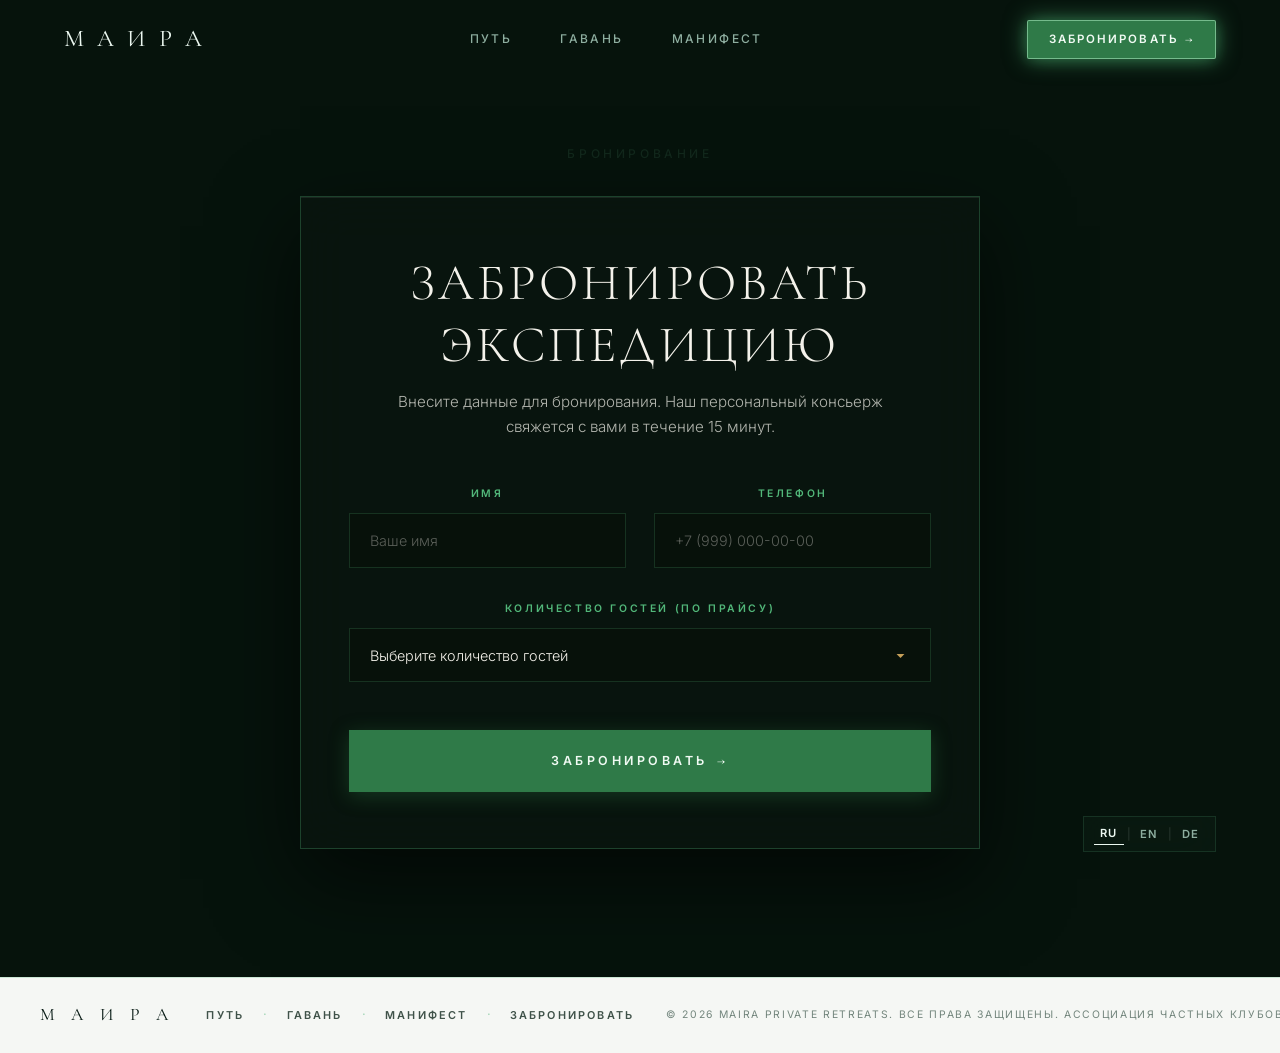
<file: book.html>
<!DOCTYPE html>
<html lang="ru">
<head>
  <meta charset="UTF-8">
  <meta name="viewport" content="width=device-width, initial-scale=1.0">
  <title data-translate="site_title">М А И Р А — БРОНИРОВАНИЕ · Приватная Экспедиция</title>
  <meta name="description" content="Забронируйте участие в приватной экспедиции MAIRA 2026 года в сердце Амазонки. Всего 8 гостей.">
  <meta name="keywords" content="бронирование тура Амазонка, забронировать экспедицию Маира, приватный ретрит">
  <meta name="author" content="MAIRA Private Retreats">
  <meta name="robots" content="index, follow">
  
  <!-- Canonical & Alternate -->
  <link rel="canonical" href="https://sokolovskiy20.github.io/maira-amazonia/book.html">
  
  <!-- Favicon & Brand Icons -->
  <link rel="icon" type="image/svg+xml" href="assets/favicon.svg">
  <link rel="alternate icon" type="image/svg+xml" href="assets/favicon.svg">
  <meta name="theme-color" content="#06130C">
  
  <!-- Open Graph / Social Sharing -->
  <meta property="og:type" content="website">
  <meta property="og:site_name" content="MAIRA Amazonia">
  <meta property="og:title" content="М А И Р А — БРОНИРОВАНИЕ · Приватная Экспедиция">
  <meta property="og:description" content="Забронируйте участие в приватной экспедиции MAIRA 2026 года.">
  <meta property="og:image" content="https://sokolovskiy20.github.io/maira-amazonia/assets/hero.jpg">
  <meta property="og:url" content="https://sokolovskiy20.github.io/maira-amazonia/book.html">
  <meta property="og:locale" content="ru_RU">
  
  <!-- Fonts: Cormorant Garamond for Serif headers & Inter for Grotesque UI -->
  <link rel="preconnect" href="https://fonts.googleapis.com">
  <link rel="preconnect" href="https://fonts.gstatic.com" crossorigin>
  <link href="https://fonts.googleapis.com/css2?family=Cormorant+Garamond:ital,wght@0,300;0,400;0,500;0,600;1,300;1,400&family=Inter:wght@200;300;400;500;600&display=swap" rel="stylesheet">
  
  <link rel="stylesheet" href="style.css?v=v216_burger_center_box">
</head>
<body>

  <!-- Navigation bar (Glassmorphism) -->
  <nav class="nav-bar">
    <div class="nav-container">
      <a href="index.html" class="nav-logo" data-translate="brand_logo">М А И Р А</a>
      
      <div class="nav-links">
        <a href="journey.html" class="nav-link"><span data-translate="nav_journey">ПУТЬ</span></a>
        <a href="havens.html" class="nav-link"><span data-translate="nav_havens">ГАВАНЬ</span></a>
        <a href="manifesto.html" class="nav-link"><span data-translate="nav_manifesto">МАНИФЕСТ</span></a>
      </div>

      <div class="nav-actions">
        <a href="book.html" class="nav-cta-btn active" data-translate="nav_cta">ЗАБРОНИРОВАТЬ <span class="arrow">→</span></a>
      </div>
    </div>
  </nav>

  <!-- Mobile Menu Button -->
  <button class="mobile-nav-toggle" aria-label="Toggle navigation">
    <div class="burger-box">
      <span class="bar bar-1"></span>
      <span class="bar bar-2"></span>
    </div>
  </button>

  <!-- Mobile Overlay Menu -->
  <div class="mobile-menu">
    <div class="mobile-menu-inner">
      <div class="mobile-brand">
        <span class="mobile-brand-title" data-translate="brand_logo">М А И Р А</span>
        <span class="mobile-brand-sub">AMAZONIA RETREAT</span>
      </div>
      
      <div class="mobile-links">
        <a href="index.html" class="mobile-link"><span data-translate="nav_home">ГЛАВНАЯ</span></a>
        <a href="journey.html" class="mobile-link"><span data-translate="nav_journey">ПУТЬ</span></a>
        <a href="havens.html" class="mobile-link"><span data-translate="nav_havens">ГАВАНЬ</span></a>
        <a href="manifesto.html" class="mobile-link"><span data-translate="nav_manifesto">МАНИФЕСТ</span></a>
      </div>

      <div class="mobile-actions">
        <a href="book.html" class="mobile-cta-btn active" data-translate="nav_cta">ЗАБРОНИРОВАТЬ <span class="arrow">→</span></a>
      </div>

      <div class="mobile-lang-row">
        <button class="mobile-lang-btn active" data-lang="ru">RU</button>
        <span class="mobile-lang-divider">/</span>
        <button class="mobile-lang-btn" data-lang="en">EN</button>
        <span class="mobile-lang-divider">/</span>
        <button class="mobile-lang-btn" data-lang="de">DE</button>
      </div>
    </div>
  </div>

  <!-- Section 06: Book -->
  <section id="book" class="book-section" style="padding-top: calc(var(--header-height) + 4rem); min-height: calc(100vh - 120px);">
    <div class="book-container">
      <div class="section-tag-light" data-translate="book_tag">БРОНИРОВАНИЕ</div>
      
      <!-- Form Container Card -->
      <div id="booking-form-container" class="book-glass-card">
        <h2 class="book-title" data-translate="book_title">ЗАБРОНИРОВАТЬ ЭКСПЕДИЦИЮ</h2>
        <p class="book-subtitle" data-translate="book_subtitle">Внесите данные для бронирования. Наш персональный консьерж свяжется с вами в течение 15 минут.</p>
        
        <form id="booking-form" class="reservation-form">
          <div class="form-row-compact">
            <div class="form-group">
              <label for="name" data-translate="form_label_name">ИМЯ</label>
              <input type="text" id="name" placeholder="Ваше имя" data-translate="form_placeholder_name" required>
            </div>
            
            <div class="form-group">
              <label for="contact" data-translate="form_label_contact">ТЕЛЕФОН</label>
              <input type="tel" id="contact" placeholder="+7 (999) 000-00-00" data-translate="form_placeholder_contact" required>
            </div>
          </div>

          <div class="form-group">
            <label for="guests" data-translate="form_label_guests">КОЛИЧЕСТВО ГОСТЕЙ (ПО ПРАЙСУ)</label>
            <select id="guests" required>
              <option value="" disabled selected data-translate="form_opt_guests_default">Выберите количество гостей</option>
              <option value="1" data-translate="form_opt_guest1">1 гость — $14,500 / гость (Solo)</option>
              <option value="2" data-translate="form_opt_guest2">2 гостя — $12,800 / гость (Duo)</option>
              <option value="4+" data-translate="form_opt_guest3">От 4+ гостей — $10,500 / гость (Группа)</option>
            </select>
          </div>

          <button type="submit" class="submit-btn" data-translate="form_submit">
            ЗАБРОНИРОВАТЬ <span class="arrow">→</span>
          </button>
        </form>
      </div>

      <!-- Success Form State -->
      <div id="booking-success-container" class="booking-success hidden">
        <div class="success-icon">
          <svg viewBox="0 0 24 24" width="48" height="48">
            <circle cx="12" cy="12" r="11" fill="none" stroke="#C5A059" stroke-width="1"/>
            <polyline points="7 12 10.5 15.5 17 8.5" fill="none" stroke="#F4F2EB" stroke-width="1.5" stroke-linecap="round" stroke-linejoin="round"/>
          </svg>
        </div>
        <h3 class="success-title" data-translate="success_title">ЗАЯВКА ПРИНЯТА</h3>
        <p class="success-desc" data-translate="success_desc">Персональный консьерж экспедиции MAIRA свяжется с вами в течение 15 минут для подтверждения бронирования.</p>
        <button id="reset-booking-btn" class="btn btn-outline" data-translate="success_reset" style="margin-top: 2rem;">ОТПРАВИТЬ ЕЩЁ ЗАПРОС</button>
      </div>
    </div>
  </section>

  <!-- Footer -->
  <footer class="footer">
    <div class="footer-container">
      <div class="footer-brand">
        <a href="index.html" class="footer-logo" data-translate="brand_logo">М А И Р А</a>
      </div>

      <nav class="footer-nav">
        <a href="journey.html" data-translate="nav_journey">ПУТЬ</a>
        <span class="footer-dot">·</span>
        <a href="havens.html" data-translate="nav_havens">ГАВАНЬ</a>
        <span class="footer-dot">·</span>
        <a href="manifesto.html" data-translate="nav_manifesto">МАНИФЕСТ</a>
        <span class="footer-dot">·</span>
        <a href="book.html" data-translate="footer_nav_book">ЗАБРОНИРОВАТЬ</a>
      </nav>

      <div class="footer-copy" data-translate="footer_copyright">
        &copy; 2026 MAIRA PRIVATE RETREATS
      </div>
    </div>
  </footer>

  <!-- Floating Language Switcher -->
  <div class="floating-lang-switcher">
    <button class="lang-btn active" data-lang="ru">RU</button>
    <span class="lang-separator">|</span>
    <button class="lang-btn" data-lang="en">EN</button>
    <span class="lang-separator">|</span>
    <button class="lang-btn" data-lang="de">DE</button>
  </div>

  <script src="main.js?v=v186_small_green_numbers"></script>
</body>
</html>
</file>
<file: style.css>
@import url('https://fonts.googleapis.com/css2?family=Cormorant+Garamond:ital,wght@0,300;0,400;0,500;0,600;1,300;1,400&family=Inter:wght@300;400;500;600;700&display=swap');

/* 
 * AMAZON — 10 Days Deep Green Luxury Expedition
 * Design Tokens & Style System
 */

:root {
  /* Tropical Deep Emerald Forest Palette */
  --bg-black: #06130C;
  --ivory: #E2EFE7;
  --muted-stone: #8EAEA0;
  --light-gray: #D5E8DD;
  --deep-forest: #0B1E14;

  /* Color Palette - Botanical & Forest */
  --deep-jungle: #06130C;
  --forest: #0B1E14;
  --moss: #12281C;
  --stone: #8EAEA0;
  --dark-wood: #08160E;
  --mist: #E2EFE7;
  --white: #ECF8F1;
  
  /* Text colors with soft mint undertones */
  --text-primary: #E2EFE7;
  --text-muted: #8EAEA0;
  --text-highlight: #ECF8F1;
  --accent-gold: #52B77A;
  --accent-mint: #6DC58D;

  /* Lush Palm Leaf Button Colors */
  --palm-green: #2F7A48;
  --palm-green-hover: #389357;
  --palm-green-active: #26663C;
  --btn-bg: #2F7A48;
  --btn-text: #F0FAF3;
  --btn-glow: rgba(47, 122, 72, 0.35);

  /* Botanical Glass & Surface Properties */
  --glass-bg: rgba(11, 28, 19, 0.65);
  --glass-border: rgba(74, 148, 104, 0.22);
  --glass-blur: blur(20px);
  --card-botanical: #0E2319;
  --card-botanical-border: rgba(74, 148, 104, 0.2);

  /* Fonts */
  --font-serif: 'Cormorant Garamond', Georgia, serif;
  --font-sans: 'Inter', -apple-system, sans-serif;
  
  /* Layout constraints */
  --max-width: 1440px;
  --header-height: 80px;
  --content-padding-left: max(4rem, calc((100vw - var(--max-width)) / 2 + 4rem));
  --content-padding-right: max(4rem, calc((100vw - var(--max-width)) / 2 + 4rem));
}

/* Reset & Base Styles */
*, *::before, *::after {
  box-sizing: border-box;
  margin: 0;
  padding: 0;
}

html {
  scroll-behavior: smooth;
  background-color: var(--deep-jungle);
  color: var(--text-primary);
  font-family: var(--font-sans);
  font-size: 16px;
  -webkit-font-smoothing: antialiased;
}

body {
  overflow-x: hidden;
  line-height: 1.68;
  text-rendering: optimizeLegibility;
}

/* Universal Typography Balancing & Uniform Lines */
h1, h2, h3, h4, h5, h6,
.hero-display-title,
.sec-title,
.home-journey-title,
.home-havens-sec-title,
.manifesto-quote-title,
.finale-display-title,
.journey-hero-title,
.haven-hero-title,
.book-title,
.m-hero-statement,
.haven-box-title,
.day-title,
.h2-card-title,
.sp-title {
  text-wrap: balance;
  letter-spacing: 0.04em;
}

p,
.sec-subtitle,
.iphone-card-desc,
.haven-box-desc,
.manifesto-quote-body,
.day-description,
.h2-card-desc,
.sp-desc,
.book-subtitle {
  text-wrap: pretty;
  word-break: normal;
  overflow-wrap: break-word;
  hyphens: auto;
  -webkit-hyphens: auto;
  -ms-hyphens: auto;
}

/* Page Transition Overlay (Safari-friendly) */
.page-transition-overlay {
  position: fixed;
  inset: 0;
  background-color: #071009;
  z-index: 999999;
  pointer-events: none;
  opacity: 1;
  transition: opacity 0.4s cubic-bezier(0.25, 0.46, 0.45, 0.94);
}

.page-transition-overlay.fade-out {
  opacity: 0;
}

a {
  color: inherit;
  text-decoration: none;
}

ul {
  list-style: none;
}

img {
  max-width: 100%;
  height: auto;
  display: block;
}

/* Custom Scrollbar */
::-webkit-scrollbar {
  width: 6px;
}
::-webkit-scrollbar-track {
  background: var(--deep-jungle);
}
::-webkit-scrollbar-thumb {
  background: var(--moss);
  border-radius: 3px;
}
::-webkit-scrollbar-thumb:hover {
  background: var(--stone);
}

/* Layout Utilities */
.section-tag {
  font-size: 0.75rem;
  letter-spacing: 0.3em;
  color: var(--stone);
  text-transform: uppercase;
  margin-bottom: 2rem;
  font-weight: 500;
}

.section-tag-light {
  font-size: 0.75rem;
  letter-spacing: 0.3em;
  color: var(--moss);
  text-transform: uppercase;
  margin-bottom: 2rem;
  font-weight: 500;
}

.serif-italic {
  font-family: var(--font-serif);
  font-style: italic;
  font-weight: 400;
}

/* Header & Navigation */
.nav-bar {
  position: fixed;
  top: 0;
  left: 0;
  width: 100%;
  height: var(--header-height);
  z-index: 1000;
  background: transparent;
  border-bottom: 1px solid transparent;
  backdrop-filter: none;
  -webkit-backdrop-filter: none;
  transition: all 0.5s cubic-bezier(0.25, 0.8, 0.25, 1);
}

.nav-bar.scrolled {
  background: rgba(6, 19, 12, 0.6);
  backdrop-filter: blur(20px);
  -webkit-backdrop-filter: blur(20px);
  border-bottom: 1px solid rgba(163, 155, 137, 0.14);
}

.nav-container {
  max-width: var(--max-width);
  height: 100%;
  margin: 0 auto;
  padding: 0 4rem;
  display: flex;
  justify-content: space-between;
  align-items: center;
}

.nav-logo {
  font-family: var(--font-serif);
  font-size: 1.5rem;
  letter-spacing: 0.15em;
  font-weight: 400;
  color: var(--white);
  position: relative;
}

.nav-links {
  display: flex;
  gap: 3rem;
}

.nav-link {
  font-size: 0.75rem;
  font-weight: 500;
  letter-spacing: 0.2em;
  color: var(--text-muted);
  transition: color 0.3s ease;
  position: relative;
  padding: 0.5rem 0;
  display: inline-flex;
  align-items: center;
}

.nav-link:hover {
  color: #ECF8F1;
}

.nav-link.active {
  color: #52B77A !important;
  font-weight: 600;
  text-shadow: 0 0 16px rgba(82, 183, 122, 0.6);
}

.nav-link::after {
  display: none !important;
}

.nav-link.active::before {
  content: '';
  position: absolute;
  top: 50%;
  left: -12px;
  transform: translateY(-50%);
  width: 6px;
  height: 6px;
  background: #52B77A;
  border-radius: 50%;
  box-shadow: 0 0 8px #52B77A, 0 0 16px rgba(82, 183, 122, 0.9);
}

.nav-cta-btn {
  font-size: 0.72rem;
  font-weight: 600;
  letter-spacing: 0.18em;
  color: var(--btn-text);
  background-color: var(--palm-green);
  border: 1px solid var(--palm-green);
  padding: 0.55rem 1.3rem;
  border-radius: 2px;
  display: flex;
  align-items: center;
  gap: 0.4rem;
  transition: all 0.35s ease;
  box-shadow: 0 2px 14px var(--btn-glow);
  text-decoration: none;
}

.nav-cta-btn:hover {
  gap: 0.65rem;
  background-color: var(--palm-green-hover);
  border-color: var(--palm-green-hover);
  color: #FFFFFF;
  box-shadow: 0 4px 20px rgba(56, 147, 87, 0.5);
  transform: translateY(-1px);
}

.nav-cta-btn.active {
  border-color: rgba(163, 230, 186, 0.6);
  box-shadow: 0 0 22px rgba(82, 183, 122, 0.6), 0 2px 14px var(--btn-glow);
}

.nav-cta-btn .arrow {
  font-family: var(--font-serif);
}

.nav-actions {
  display: flex;
  align-items: center;
  gap: 2.5rem;
}

.floating-lang-switcher {
  position: fixed;
  bottom: 3rem;
  right: 4rem;
  z-index: 1000;
  display: flex;
  align-items: center;
  gap: 0.2rem;
  background: var(--glass-bg);
  backdrop-filter: var(--glass-blur);
  -webkit-backdrop-filter: var(--glass-blur);
  border: 1px solid var(--glass-border);
  padding: 0.4rem 0.6rem;
  transition: opacity 0.3s ease, transform 0.3s ease;
}

.lang-btn {
  background: none;
  border: none;
  color: var(--text-muted);
  cursor: pointer;
  padding: 0.2rem 0.4rem;
  transition: color 0.3s ease;
  font-family: var(--font-sans);
  font-size: 0.7rem;
  font-weight: 600;
  letter-spacing: 0.1em;
  outline: none;
}

.lang-btn.active {
  color: var(--text-highlight);
  border-bottom: 1px solid var(--text-highlight);
}

.lang-btn:hover {
  color: var(--text-highlight);
}

.lang-separator {
  color: rgba(255, 255, 255, 0.15);
  font-size: 0.7rem;
  user-select: none;
}

@media (max-width: 576px) {
  .floating-lang-switcher {
    bottom: 1.5rem;
    right: 1.5rem;
  }
}

/* =========================================================================
   LUXURY BURGER BUTTON & MOBILE FULLSCREEN MENU
   ========================================================================= */
.mobile-nav-toggle {
  display: none;
  position: fixed;
  top: 1.25rem;
  right: 1.25rem;
  z-index: 10001;
  width: 48px;
  height: 48px;
  background: rgba(6, 19, 12, 0.85);
  backdrop-filter: blur(16px);
  -webkit-backdrop-filter: blur(16px);
  border: 1px solid rgba(82, 183, 122, 0.35);
  border-radius: 50%;
  cursor: pointer;
  padding: 0;
  align-items: center;
  justify-content: center;
  box-shadow: 0 8px 24px rgba(0, 0, 0, 0.5), 0 0 15px rgba(82, 183, 122, 0.15);
  transition: all 0.35s cubic-bezier(0.25, 0.8, 0.25, 1);
}

.mobile-nav-toggle:hover {
  border-color: rgba(82, 183, 122, 0.7);
  box-shadow: 0 10px 30px rgba(0, 0, 0, 0.65), 0 0 20px rgba(82, 183, 122, 0.3);
  transform: scale(1.05);
}

.burger-box {
  position: relative;
  width: 20px;
  height: 14px;
  display: flex;
  flex-direction: column;
  justify-content: space-between;
}

.mobile-nav-toggle .bar {
  display: block;
  width: 20px;
  height: 2px;
  background-color: #ECF8F1;
  border-radius: 2px;
  transition: transform 0.4s cubic-bezier(0.25, 0.8, 0.25, 1),
              background-color 0.3s ease;
  box-shadow: 0 0 6px rgba(82, 183, 122, 0.3);
}

.mobile-nav-toggle.open .bar-1 {
  transform: translateY(6px) rotate(45deg);
  background-color: #52B77A;
}

.mobile-nav-toggle.open .bar-2 {
  transform: translateY(-6px) rotate(-45deg);
  background-color: #52B77A;
}

/* Fullscreen Menu Overlay */
.mobile-menu {
  position: fixed;
  top: 0;
  left: 0;
  right: 0;
  bottom: 0;
  width: 100vw;
  height: 100vh;
  z-index: 10000;
  background: radial-gradient(circle at center, rgba(11, 30, 20, 0.98) 0%, rgba(4, 12, 7, 0.99) 100%);
  backdrop-filter: blur(28px);
  -webkit-backdrop-filter: blur(28px);
  display: flex !important;
  flex-direction: column !important;
  justify-content: center !important;
  align-items: center !important;
  opacity: 0;
  visibility: hidden;
  pointer-events: none;
  transition: opacity 0.45s cubic-bezier(0.25, 0.8, 0.25, 1),
              visibility 0.45s cubic-bezier(0.25, 0.8, 0.25, 1);
  padding: 2rem 1.5rem;
  box-sizing: border-box;
}

.mobile-menu.open {
  opacity: 1;
  visibility: visible;
  pointer-events: auto;
}

.mobile-menu-inner {
  display: flex;
  flex-direction: column;
  align-items: flex-start;
  text-align: left;
  width: auto;
  min-width: 260px;
  max-width: 320px;
  gap: 2.2rem;
  margin: auto !important;
}

.mobile-brand {
  display: flex;
  flex-direction: column;
  align-items: flex-start;
  text-align: left;
  gap: 0.35rem;
}

.mobile-brand-title {
  font-family: var(--font-serif);
  font-size: 1.6rem;
  letter-spacing: 0.35em;
  color: #ECF8F1;
  font-weight: 400;
}

.mobile-brand-sub {
  font-family: var(--font-sans);
  font-size: 0.65rem;
  letter-spacing: 0.3em;
  color: #52B77A;
  text-transform: uppercase;
}

.mobile-links {
  display: flex;
  flex-direction: column;
  align-items: flex-start;
  text-align: left;
  gap: 1.2rem;
  width: 100%;
}

.mobile-link {
  font-family: var(--font-sans);
  font-size: 1.15rem;
  font-weight: 500;
  letter-spacing: 0.22em;
  color: rgba(236, 248, 241, 0.85);
  text-decoration: none;
  text-transform: uppercase;
  display: flex;
  align-items: center;
  gap: 0.8rem;
  padding: 0.6rem 0.8rem;
  border-radius: 8px;
  transition: all 0.3s ease;
  width: 100%;
  justify-content: flex-start;
  text-align: left;
}

.mobile-link:hover,
.mobile-link.active {
  color: #52B77A;
  background: rgba(82, 183, 122, 0.1);
}

.mobile-link-num {
  font-size: 0.72rem;
  color: #52B77A;
  font-weight: 700;
  opacity: 0.7;
}

.mobile-actions {
  width: 100%;
  display: flex;
  justify-content: flex-start;
}

.mobile-cta-btn {
  width: 100%;
  max-width: 300px;
  justify-content: center;
  font-family: var(--font-sans);
  font-size: 0.85rem;
  font-weight: 600;
  letter-spacing: 0.18em;
  color: #06130C;
  background: #52B77A;
  border: 1px solid #52B77A;
  padding: 1rem 1.5rem;
  border-radius: 8px;
  text-decoration: none;
  box-shadow: 0 4px 20px rgba(82, 183, 122, 0.35);
  display: inline-flex;
  align-items: center;
  gap: 0.6rem;
  transition: all 0.35s ease;
}

.mobile-cta-btn:hover {
  background: #62cf8f;
  transform: translateY(-2px);
  box-shadow: 0 6px 25px rgba(82, 183, 122, 0.5);
}

.mobile-lang-row {
  display: none !important;
  align-items: center;
  gap: 0.8rem;
  background: rgba(47, 122, 72, 0.2);
  border: 1px solid rgba(82, 183, 122, 0.3);
  padding: 0.35rem 1rem;
  border-radius: 20px;
}

.mobile-lang-btn {
  background: none;
  border: none;
  font-family: var(--font-sans);
  font-size: 0.75rem;
  font-weight: 600;
  letter-spacing: 0.15em;
  color: rgba(236, 248, 241, 0.6);
  cursor: pointer;
  padding: 0.2rem 0.4rem;
  transition: color 0.3s ease;
}

.mobile-lang-btn.active {
  color: #52B77A;
  font-weight: 700;
}

.mobile-lang-divider {
  color: rgba(82, 183, 122, 0.4);
  font-size: 0.75rem;
}

/* Buttons */
.btn {
  display: inline-block;
  font-size: 0.75rem;
  font-weight: 500;
  letter-spacing: 0.25em;
  padding: 1.25rem 2.5rem;
  transition: background-color 0.3s ease, border-color 0.3s ease, color 0.3s ease, transform 0.2s ease;
  cursor: pointer;
  text-align: center;
}

.btn-primary {
  background-color: var(--mist);
  color: var(--deep-jungle);
  border: 1px solid var(--mist);
}

.btn-primary:hover {
  background-color: transparent;
  color: var(--white);
  border-color: var(--white);
}

.btn-outline {
  background-color: transparent;
  color: var(--white);
  border: 1px solid rgba(255, 255, 255, 0.3);
}

.btn-outline:hover {
  border-color: var(--white);
  background-color: rgba(255, 255, 255, 0.05);
}

/* Glassmorphism Cards */
.glass-card {
  background: rgba(13, 42, 32, 0.25);
  backdrop-filter: blur(15px);
  -webkit-backdrop-filter: blur(15px);
  border: 1px solid rgba(216, 221, 213, 0.08);
  transition: transform 0.4s cubic-bezier(0.25, 1, 0.5, 1), border-color 0.4s ease, box-shadow 0.4s ease;
}

.glass-card:hover {
  transform: translateY(-5px);
  border-color: rgba(216, 221, 213, 0.18);
  box-shadow: 0 10px 30px rgba(0, 0, 0, 0.3);
}

/* Hero Section */
.hero-section {
  position: relative;
  width: 100%;
  height: 100vh;
  min-height: 600px;
  display: flex;
  justify-content: flex-start;
  align-items: center;
  padding-left: var(--content-padding-left);
  padding-right: var(--content-padding-right);
  overflow: hidden;
}

.hero-bg-wrapper {
  position: absolute;
  top: 0;
  left: 0;
  width: 100%;
  height: 100%;
  z-index: -2;
}

.hero-bg-img {
  width: 100%;
  height: 100%;
  object-fit: cover;
  object-position: center 40%;
  transform: translate3d(0, 0, 0) scale(1.08);
  animation: heroSlowZoom 20s ease-out forwards;
  filter: brightness(0.75) contrast(1.05) saturate(0.9);
  image-rendering: -webkit-optimize-contrast;
  backface-visibility: hidden;
  -webkit-backface-visibility: hidden;
}

.hero-overlay {
  position: absolute;
  top: 0;
  left: 0;
  width: 100%;
  height: 100%;
  /* Deep cinematic green: very dark at corners, slight warm glow at center-right where lodge light is */
  background:
    linear-gradient(to right, rgba(3, 15, 10, 0.75) 0%, rgba(3, 15, 10, 0.1) 60%, rgba(3, 15, 10, 0.4) 100%),
    linear-gradient(to bottom, rgba(3, 15, 10, 0.6) 0%, rgba(5, 22, 14, 0.1) 40%, rgba(3, 15, 10, 0.85) 100%);
  z-index: -1;
}

/* Animated mist layer */
.hero-mist {
  position: absolute;
  top: 0;
  left: 0;
  width: 100%;
  height: 100%;
  background:
    radial-gradient(ellipse 120% 40% at 60% 65%, rgba(82, 183, 122, 0.04) 0%, transparent 70%),
    radial-gradient(ellipse 80% 30% at 30% 70%, rgba(20, 60, 40, 0.25) 0%, transparent 65%);
  z-index: 0;
  pointer-events: none;
  animation: mistDrift 12s ease-in-out infinite alternate;
}

@keyframes heroSlowZoom {
  from { transform: scale(1.08); }
  to   { transform: scale(1.0);  }
}

@keyframes mistDrift {
  from { opacity: 0.6; transform: translateX(0px);  }
  to   { opacity: 1;   transform: translateX(12px); }
}

.hero-content {
  text-align: left;
  z-index: 10;
  display: flex;
  flex-direction: column;
  align-items: flex-start;
  max-width: 800px;
  padding: 0;
  margin-top: calc(var(--header-height) / 2);
}

.hero-title {
  font-family: var(--font-serif);
  font-size: 5rem;
  font-weight: 300;
  line-height: 1.05;
  letter-spacing: -0.01em;
  color: var(--white);
  margin-bottom: 1.5rem;
  animation: fadeInUp 1.2s ease-out forwards;
}

.hero-subtitle {
  font-size: 1.1rem;
  font-weight: 300;
  letter-spacing: 0.15em;
  color: var(--mist);
  opacity: 0.85;
  animation: fadeInUp 1.4s ease-out forwards;
}

.hero-actions {
  display: flex;
  gap: 1.5rem;
  margin-top: 3.5rem;
  animation: fadeInUp 1.6s ease-out forwards;
}

.hero-stats {
  display: flex;
  align-items: center;
  gap: 1rem;
  margin-top: 7rem;
  font-size: 0.7rem;
  letter-spacing: 0.3em;
  color: var(--stone);
  font-weight: 600;
  animation: fadeInUp 1.8s ease-out forwards;
}

.stat-separator {
  opacity: 0.5;
}

/* Keyframes for Hero animations */
@keyframes fadeInUp {
  from {
    opacity: 0;
    transform: translateY(20px);
  }
  to {
    opacity: 1;
    transform: translateY(0);
  }
}

/* Journey Page Hero */
.journey-hero {
  position: relative;
  width: 100%;
  height: 100vh;
  min-height: 600px;
  display: flex;
  flex-direction: column;
  align-items: center;
  justify-content: center;
  padding-left: var(--content-padding-left);
  padding-right: var(--content-padding-right);
  overflow: hidden;
}

.journey-hero-bg {
  position: absolute;
  inset: 0;
  z-index: -2;
  background-color: #06130C;
}

.journey-hero-img {
  width: 100%;
  height: 100%;
  object-fit: cover;
  object-position: center 55%;
  transform: translate3d(0, 0, 0) scale(1.08);
  animation: heroSlowZoom 22s ease-out forwards;
  filter: brightness(0.7) contrast(1.05) saturate(0.85);
  image-rendering: -webkit-optimize-contrast;
  backface-visibility: hidden;
  -webkit-backface-visibility: hidden;
}

.journey-hero-video {
  width: 100%;
  height: 100%;
  object-fit: cover;
  object-position: center 55%;
  filter: brightness(0.65) contrast(1.08) saturate(0.8);
  opacity: 1;
  transition: opacity 1.2s cubic-bezier(0.25, 1, 0.5, 1);
  will-change: opacity;
}

.journey-hero-video.video-loaded {
  opacity: 1;
}

.journey-hero-overlay {
  position: absolute;
  inset: 0;
  z-index: -1;
  background:
    linear-gradient(to right, rgba(3, 14, 9, 0.82) 0%, rgba(3, 14, 9, 0.15) 55%, rgba(3, 14, 9, 0.45) 100%),
    linear-gradient(to bottom, rgba(3, 14, 9, 0.55) 0%, rgba(3, 14, 9, 0.0) 45%, rgba(3, 14, 9, 0.9) 100%);
}

/* Mist layers — three clouds drifting at different speeds */
.journey-hero-mist {
  position: absolute;
  inset: 0;
  z-index: 1;
  pointer-events: none;
  will-change: transform, opacity;
}

/* Layer 1 — wide slow drift left→right, sits low on the water */
.mist-1 {
  background:
    radial-gradient(ellipse 140% 25% at -10% 68%, rgba(220, 230, 220, 0.13) 0%, transparent 70%),
    radial-gradient(ellipse 100% 20% at 110% 72%, rgba(200, 215, 210, 0.10) 0%, transparent 65%);
  animation: mistFloat1 18s ease-in-out infinite alternate;
}

/* Layer 2 — narrower, faster, mid-screen height */
.mist-2 {
  background:
    radial-gradient(ellipse 90% 18% at 20% 60%, rgba(82, 183, 122, 0.06) 0%, transparent 65%),
    radial-gradient(ellipse 80% 15% at 75% 55%, rgba(210, 220, 210, 0.09) 0%, transparent 60%);
  animation: mistFloat2 12s ease-in-out infinite alternate;
}

/* Layer 3 — lightest, fastest, subtle bright wisps */
.mist-3 {
  background:
    radial-gradient(ellipse 60% 12% at 50% 65%, rgba(230, 235, 225, 0.07) 0%, transparent 60%),
    radial-gradient(ellipse 40% 10% at 15% 70%, rgba(215, 225, 215, 0.08) 0%, transparent 55%);
  animation: mistFloat3 8s ease-in-out infinite alternate;
}

@keyframes mistFloat1 {
  0%   { transform: translateX(-30px) translateY(0px);   opacity: 0.7; }
  50%  { transform: translateX(10px)  translateY(-6px);  opacity: 1;   }
  100% { transform: translateX(40px)  translateY(4px);   opacity: 0.6; }
}

@keyframes mistFloat2 {
  0%   { transform: translateX(20px)  translateY(4px);   opacity: 0.5; }
  50%  { transform: translateX(-15px) translateY(-4px);  opacity: 0.9; }
  100% { transform: translateX(-35px) translateY(8px);   opacity: 0.6; }
}

@keyframes mistFloat3 {
  0%   { transform: translateX(0px)   translateY(-4px);  opacity: 0.6; }
  50%  { transform: translateX(25px)  translateY(0px);   opacity: 1;   }
  100% { transform: translateX(-20px) translateY(6px);   opacity: 0.5; }
}

.journey-hero-content {
  position: relative;
  z-index: 2;
  display: flex;
  flex-direction: column;
  align-items: center;
  text-align: center;
  gap: 1.5rem;
  max-width: 800px;
}

.journey-hero-tag {
  font-family: var(--font-sans);
  font-size: 0.7rem;
  font-weight: 600;
  letter-spacing: 0.35em;
  color: var(--accent-gold);
  opacity: 0;
  animation: fadeInUp 1s 0.3s ease-out forwards;
}

.journey-hero-title {
  font-family: var(--font-sans), sans-serif;
  font-size: clamp(3rem, 8vw, 7rem);
  font-weight: 700;
  line-height: 1.12;
  letter-spacing: 0.10em;
  color: var(--white);
  margin: 0;
  white-space: normal;
  text-wrap: balance;
  opacity: 0;
  animation: fadeInUp 1.1s 0.6s ease-out forwards;
  text-transform: uppercase;
}

.journey-hero-sub {
  font-family: var(--font-serif);
  font-size: clamp(1rem, 2vw, 1.4rem);
  font-weight: 300;
  letter-spacing: 0.08em;
  color: var(--mist);
  font-style: italic;
  text-wrap: balance;
  line-height: 1.6;
  opacity: 0;
  animation: fadeInUp 1.1s 0.9s ease-out forwards;
}

.btn-booking {
  display: inline-flex;
  align-items: center;
  gap: 0.8rem;
  padding: 1.2rem 2.6rem;
  background-color: var(--palm-green);
  border: 1px solid var(--palm-green);
  color: var(--btn-text) !important;
  font-family: var(--font-sans);
  font-size: 0.78rem;
  font-weight: 600;
  letter-spacing: 0.22em;
  text-decoration: none;
  text-transform: uppercase;
  transition: all 0.35s ease;
  cursor: pointer;
  z-index: 10;
  box-shadow: 0 4px 22px var(--btn-glow);
}

.btn-booking .arrow {
  transition: transform 0.35s ease;
  display: inline-block;
  font-family: var(--font-serif);
}

.btn-booking:hover {
  background-color: var(--palm-green-hover);
  border-color: var(--palm-green-hover);
  color: #FFFFFF !important;
  box-shadow: 0 6px 30px rgba(56, 147, 87, 0.5);
  transform: translateY(-2px);
}

.btn-booking:hover .arrow {
  transform: translateX(5px);
}

#journey-hero-cta {
  opacity: 0;
  animation: fadeInUp 1.1s 1.2s ease-out forwards;
  margin-top: 0.5rem;
}

/* Scroll indicator */
.journey-hero-scroll {
  position: absolute;
  bottom: 3rem;
  left: 50%;
  transform: translateX(-50%);
  z-index: 2;
  display: flex;
  flex-direction: column;
  align-items: center;
  opacity: 0;
  animation: fadeInUp 1s 1.5s ease-out forwards;
}

.scroll-line {
  display: block;
  width: 1px;
  height: 60px;
  background: linear-gradient(to bottom, var(--accent-gold), transparent);
  animation: scrollPulse 2s ease-in-out infinite;
}

@keyframes scrollPulse {
  0%   { opacity: 1; transform: scaleY(1)    translateY(0);    }
  50%  { opacity: 0.5; transform: scaleY(0.6) translateY(8px); }
  100% { opacity: 1; transform: scaleY(1)    translateY(0);    }
}

/* Section 01: Route (Vertical Journey) */
.route-section {
  position: relative;
  background-color: var(--deep-jungle);
}

/* Journey Finale Screen */
.journey-finale {
  position: relative;
  width: 100%;
  min-height: 100vh;
  display: flex;
  align-items: center;
  justify-content: center;
  overflow: hidden;
}

.finale-bg-wrapper {
  position: absolute;
  inset: 0;
  z-index: -2;
}

.finale-bg-video {
  width: 100%;
  height: 100%;
  object-fit: cover;
  object-position: center 55%;
  filter: brightness(0.65) contrast(1.08) saturate(0.8);
}

.finale-overlay {
  position: absolute;
  inset: 0;
  z-index: -1;
  background:
    linear-gradient(to right, rgba(3, 14, 9, 0.82) 0%, rgba(3, 14, 9, 0.15) 55%, rgba(3, 14, 9, 0.45) 100%),
    linear-gradient(to bottom, rgba(3, 14, 9, 0.55) 0%, rgba(3, 14, 9, 0.0) 45%, rgba(3, 14, 9, 0.9) 100%);
}

.finale-inner {
  display: flex;
  flex-direction: column;
  align-items: center;
  text-align: center;
  gap: 3.2rem;
  padding: 4rem 2rem;
  opacity: 0;
  transform: translateY(30px);
  transition: opacity 1.2s ease, transform 1.2s ease;
}

.finale-inner.visible {
  opacity: 1;
  transform: translateY(0);
}

.finale-counter {
  font-family: var(--font-sans);
  font-size: clamp(2.8rem, 7.5vw, 6.5rem);
  font-weight: 700;
  letter-spacing: 0.18em;
  color: var(--white);
  line-height: 1.45;
}

.finale-divider {
  width: 60px;
  height: 1px;
  background: var(--accent-gold);
  opacity: 0.7;
}

.finale-quote {
  font-family: var(--font-serif);
  font-size: clamp(1.1rem, 2.5vw, 1.8rem);
  font-weight: 300;
  letter-spacing: 0.06em;
  color: var(--stone);
  font-style: italic;
  line-height: 1.6;
}

.finale-actions {
  display: flex;
  gap: 1.5rem;
  justify-content: center;
  align-items: center;
  margin-top: 1rem;
}

.finale-btn {
  display: inline-flex;
  align-items: center;
  gap: 0.9rem;
  padding: 1rem 2.4rem;
  background-color: var(--palm-green);
  border: 1px solid var(--palm-green);
  color: var(--btn-text);
  font-family: var(--font-sans);
  font-size: 0.8rem;
  font-weight: 600;
  letter-spacing: 0.2em;
  text-decoration: none;
  text-transform: uppercase;
  transition: all 0.35s ease;
  box-shadow: 0 4px 20px var(--btn-glow);
}

.finale-btn svg {
  transition: transform 0.35s ease;
}

.finale-btn:hover {
  background-color: var(--palm-green-hover);
  border-color: var(--palm-green-hover);
  color: #FFFFFF;
  box-shadow: 0 6px 28px rgba(56, 147, 87, 0.5);
  transform: translateY(-2px);
}

.finale-btn:hover svg {
  transform: translateX(5px);
}

@media (max-width: 576px) {
  .finale-actions {
    flex-direction: column;
    width: 100%;
    gap: 1rem;
  }
  
  .finale-btn {
    width: 100%;
    justify-content: center;
  }
}

.route-section .section-tag {
  position: static;
  margin: 4rem var(--content-padding-right) 2rem var(--content-padding-left);
  z-index: 100;
}

/* Section 01.5: Route Map */
.route-map-section {
  background-color: var(--deep-jungle);
  padding: 8rem var(--content-padding-right) 8rem var(--content-padding-left);
  width: 100%;
  border-bottom: 1px solid rgba(255, 255, 255, 0.05);
}

.map-section-container {
  display: grid;
  grid-template-columns: 1fr 1fr;
  gap: 4rem;
  align-items: center;
  width: 100%;
}

.map-info {
  display: flex;
  flex-direction: column;
  align-items: flex-start;
}

.map-title {
  font-family: var(--font-serif);
  font-size: 3.5rem;
  font-weight: 300;
  letter-spacing: 0.05em;
  color: var(--white);
  margin-bottom: 3.5rem;
}

.map-timeline {
  display: flex;
  flex-direction: column;
  gap: 0.5rem;
  width: 100%;
  position: relative;
  padding-left: 1.5rem;
}

/* Vertical dashed timeline line */
.map-timeline::before {
  content: '';
  position: absolute;
  left: 6px;
  top: 1rem;
  bottom: 1rem;
  width: 1px;
  background: linear-gradient(to bottom, rgba(82, 183, 122, 0.05) 0%, rgba(82, 183, 122, 0.4) 50%, rgba(82, 183, 122, 0.05) 100%);
  border-left: 1px dashed rgba(82, 183, 122, 0.25);
  pointer-events: none;
}

.map-day-item {
  display: flex;
  align-items: center;
  gap: 1.2rem;
  padding: 0.65rem 1.2rem;
  position: relative;
  cursor: pointer;
  transition: all 0.4s cubic-bezier(0.25, 1, 0.5, 1);
  border-radius: 4px;
}

/* Timeline bullet point */
.map-day-item::before {
  content: '';
  position: absolute;
  left: -1.3rem; /* Centered on the dashed line */
  top: 50%;
  transform: translateY(-50%);
  width: 9px;
  height: 9px;
  border-radius: 50%;
  background: var(--deep-jungle);
  border: 2px solid rgba(82, 183, 122, 0.35);
  z-index: 2;
  transition: all 0.4s cubic-bezier(0.25, 1, 0.5, 1);
}

.map-day-item:hover {
  background-color: rgba(82, 183, 122, 0.03);
  transform: translateX(4px);
}

.map-day-item.active {
  background: linear-gradient(to right, rgba(82, 183, 122, 0.08) 0%, transparent 100%);
  transform: translateX(6px);
}

.map-day-item:hover::before {
  border-color: var(--accent-gold);
  background: var(--accent-gold);
  box-shadow: 0 0 8px var(--accent-gold);
}

.map-day-item.active::before {
  width: 11px;
  height: 11px;
  left: -1.35rem;
  background: var(--white);
  border-color: var(--accent-gold);
  box-shadow: 0 0 12px var(--accent-gold);
}

.m-day-num {
  font-family: var(--font-sans);
  font-size: 0.85rem;
  font-weight: 600;
  color: var(--stone);
  transition: color 0.3s ease;
}

.map-day-item:hover .m-day-num, .map-day-item.active .m-day-num {
  color: var(--accent-gold);
}

.m-day-name {
  font-family: var(--font-serif);
  font-size: 1.2rem;
  font-weight: 300;
  color: var(--mist);
  transition: color 0.3s ease;
}

.map-day-item:hover .m-day-name, .map-day-item.active .m-day-name {
  color: var(--white);
}

.map-visual-container {
  display: flex;
  justify-content: center;
  align-items: center;
  position: relative;
  background-color: #030c08;
  border-radius: 8px;
  border: 1px solid rgba(82, 183, 122, 0.15);
  box-shadow: 0 20px 50px rgba(3, 10, 8, 0.7);
  padding: 0;
  height: 580px;
  overflow: hidden;
}

/* Retro corner decorations for dashboard look */
.map-visual-container::before,
.map-visual-container::after {
  content: '';
  position: absolute;
  width: 16px;
  height: 16px;
  border-color: var(--accent-gold);
  border-style: solid;
  opacity: 0.45;
  z-index: 10;
  pointer-events: none;
}

.map-visual-container::before {
  top: 15px;
  left: 15px;
  border-width: 1px 0 0 1px;
}

.map-visual-container::after {
  bottom: 15px;
  right: 15px;
  border-width: 0 1px 1px 0;
}

/* Floating overlay bar for coordinates */
.map-coords-overlay {
  position: absolute;
  top: 15px;
  right: 15px;
  background: rgba(3, 10, 8, 0.85);
  backdrop-filter: blur(8px);
  -webkit-backdrop-filter: blur(8px);
  border: 1px solid rgba(82, 183, 122, 0.25);
  padding: 6px 14px;
  border-radius: 4px;
  color: var(--accent-gold);
  font-family: var(--font-sans);
  font-size: 0.7rem;
  font-weight: 500;
  letter-spacing: 0.08em;
  z-index: 1000;
  box-shadow: 0 10px 30px rgba(0, 0, 0, 0.5);
  display: flex;
  align-items: center;
  gap: 8px;
  transition: all 0.3s ease;
}

.map-coords-overlay::before {
  content: '';
  display: inline-block;
  width: 6px;
  height: 6px;
  background-color: #2ec4b6;
  border-radius: 50%;
  box-shadow: 0 0 8px #2ec4b6;
  animation: pulse-green 2s infinite;
}

@keyframes pulse-green {
  0% { transform: scale(0.9); opacity: 0.8; }
  50% { transform: scale(1.25); opacity: 1; box-shadow: 0 0 10px #2ec4b6; }
  100% { transform: scale(0.9); opacity: 0.8; }
}

.svg-map-element {
  width: 100%;
  height: 100%;
  position: relative;
  z-index: 1;
}

.map-dot {
  fill: var(--deep-jungle);
  stroke: rgba(255, 255, 255, 0.4);
  stroke-width: 1.5px;
  cursor: pointer;
  transition: all 0.3s ease;
}

.map-dot:hover, .map-dot.active {
  fill: var(--accent-gold);
  stroke: var(--white);
  r: 7;
  filter: drop-shadow(0 0 6px var(--accent-gold));
}

.map-day-num-label {
  font-family: var(--font-sans);
  font-size: 0.6rem;
  font-weight: 600;
  fill: var(--stone);
  opacity: 0.65;
  pointer-events: none;
  letter-spacing: 0.05em;
}

.map-label {
  font-family: var(--font-sans);
  font-size: 0.65rem;
  font-weight: 500;
  letter-spacing: 0.1em;
  text-transform: uppercase;
  fill: var(--stone);
  opacity: 0;
  transition: all 0.3s ease;
  pointer-events: none;
}

.map-label.active {
  opacity: 1;
  fill: var(--white);
}

@media (max-width: 992px) {
  .map-section-container {
    grid-template-columns: 1fr;
    gap: 3rem;
  }
  
  .map-visual-container {
    height: 400px;
  }
}

.route-day {
  position: relative;
  width: 100%;
  height: 100vh;
  display: flex;
  align-items: flex-end;
  justify-content: flex-start;
  padding: 6rem var(--content-padding-right) 6rem var(--content-padding-left);
  overflow: hidden;
}

.day-bg-wrapper {
  position: absolute;
  top: 0;
  left: 0;
  width: 100%;
  height: 100%;
  z-index: 1;
  overflow: hidden;
}

.day-bg-img {
  width: 100%;
  height: 100%;
  object-fit: cover;
  transform: translate3d(0, 0, 0) scale(1);
  transition: transform 1.2s cubic-bezier(0.25, 1, 0.5, 1);
  will-change: transform;
  filter: brightness(0.6) contrast(1.05) saturate(0.85);
  image-rendering: -webkit-optimize-contrast;
  backface-visibility: hidden;
  -webkit-backface-visibility: hidden;
}

/* Image scaling when day becomes active or visible */
.route-day.active .day-bg-img {
  transform: scale(1.08);
}

/* Video background inside a day block */
.day-bg-video {
  width: 100%;
  height: 100%;
  object-fit: cover;
  object-position: center center;
  filter: brightness(0.6) contrast(1.05) saturate(0.85);
}

.day-overlay {
  position: absolute;
  top: 0;
  left: 0;
  width: 100%;
  height: 100%;
  background: linear-gradient(to top, rgba(7, 26, 20, 0.9) 0%, rgba(7, 26, 20, 0.4) 50%, rgba(7, 26, 20, 0.7) 100%);
  z-index: 2;
}

/* Transition Screen: 10 Days 9 Nights (After Hero) */
.journey-intro-transition {
  position: relative;
  background-color: #0B170E;
  background-image: 
    radial-gradient(circle at 50% 50%, rgba(20, 50, 32, 0.4) 0%, transparent 75%),
    linear-gradient(to bottom, #071209 0%, #0B170E 40%, #0B170E 70%, #071209 100%);
  padding: 13rem 2rem 12rem 2rem;
  display: flex;
  flex-direction: column;
  align-items: center;
  justify-content: center;
  text-align: center;
  overflow: hidden;
  border-top: 1px solid rgba(82, 183, 122, 0.18);
  border-bottom: 1px solid rgba(82, 183, 122, 0.18);
}

.journey-intro-container {
  max-width: 800px;
  margin: 0 auto;
  display: flex;
  flex-direction: column;
  align-items: center;
  position: relative;
  z-index: 2;
}

.journey-intro-days,
.journey-intro-nights {
  font-family: var(--font-serif);
  font-size: clamp(3.2rem, 7.5vw, 6.4rem);
  font-weight: 300;
  line-height: 1.05;
  letter-spacing: 0.14em;
  color: #FBF9F5;
  text-transform: uppercase;
  text-shadow: 0 10px 35px rgba(0, 0, 0, 0.7);
  display: flex;
  align-items: baseline;
  justify-content: center;
  gap: 1.2rem;
}

.journey-intro-days .intro-num,
.journey-intro-nights .intro-num {
  color: #FBF9F5;
}

.journey-intro-days .intro-label,
.journey-intro-nights .intro-label {
  font-family: var(--font-serif);
  color: #FBF9F5;
  font-weight: 300;
}

.journey-intro-divider {
  width: 140px;
  height: 1px;
  background: linear-gradient(to right, transparent, var(--gold, #52B77A), transparent);
  margin: 3.2rem 0 3rem 0;
  opacity: 0.85;
}

.journey-intro-pillars {
  font-family: 'Inter', var(--font-sans), sans-serif;
  font-size: clamp(0.85rem, 2vw, 1.15rem);
  font-weight: 400;
  letter-spacing: 0.38em;
  color: var(--gold, #52B77A);
  text-transform: uppercase;
  margin-bottom: 3.5rem;
  opacity: 0.95;
}

.journey-intro-coords {
  font-family: 'Inter', var(--font-sans), sans-serif;
  font-size: 0.75rem;
  font-weight: 400;
  letter-spacing: 0.32em;
  color: rgba(209, 205, 194, 0.55);
  text-transform: uppercase;
}

.day-content {
  position: relative;
  z-index: 10;
  width: fit-content;
  max-width: 100%;
  transform: translateY(30px);
  opacity: 0;
  transition: transform 1s cubic-bezier(0.25, 1, 0.5, 1), opacity 1s ease;
}

.route-day.active .day-content {
  transform: translateY(0);
  opacity: 1;
}

.day-meta {
  font-size: 0.7rem;
  letter-spacing: 0.35em;
  color: var(--stone);
  font-weight: 600;
  margin-bottom: 1rem;
}

.day-title {
  font-family: var(--font-serif);
  font-size: clamp(2rem, 5vw, 3.6rem);
  white-space: normal;
  text-wrap: balance;
  font-weight: 300;
  letter-spacing: 0.05em;
  color: #FBF9F5;
  margin-bottom: 1.2rem;
  line-height: 1.15;
  text-transform: uppercase;
  text-shadow: 0 6px 24px rgba(0, 0, 0, 0.7);
}

.day-title .day-num-label {
  font-family: 'Inter', var(--font-sans), sans-serif;
  font-size: 0.44em;
  letter-spacing: 0.24em;
  color: var(--accent-gold);
  font-weight: 500;
  display: inline-block;
  margin-right: 0.85rem;
  margin-bottom: 0;
  vertical-align: middle;
  opacity: 0.95;
  text-shadow: none;
}

.day-description {
  font-family: var(--font-sans), sans-serif;
  font-size: 1.05rem;
  font-weight: 300;
  line-height: 1.75;
  color: rgba(240, 237, 230, 0.88);
  width: 100%;
  max-width: 680px;
  text-wrap: pretty;
  hyphens: auto;
  -webkit-hyphens: auto;
  text-align: left;
}

/* Extended Route List (Days 5-9) */
.route-extended {
  position: relative;
  padding: 8rem 8rem;
  background-color: var(--deep-jungle);
  overflow: hidden;
  border-top: 1px solid rgba(255, 255, 255, 0.03);
  border-bottom: 1px solid rgba(255, 255, 255, 0.03);
}

.extended-overlay {
  position: absolute;
  top: 0;
  left: 0;
  width: 100%;
  height: 100%;
  background: radial-gradient(circle at 70% 30%, rgba(13, 42, 32, 0.15) 0%, rgba(7, 26, 20, 0) 70%);
  pointer-events: none;
}

.extended-content-grid {
  max-width: var(--max-width);
  margin: 0 auto;
  display: grid;
  grid-template-columns: 1fr 1.5fr;
  gap: 8rem;
  position: relative;
  z-index: 10;
}

.extended-intro {
  position: sticky;
  top: 150px;
  height: fit-content;
}

.extended-section-title {
  font-family: var(--font-serif);
  font-size: 3rem;
  font-weight: 300;
  color: var(--white);
  margin-bottom: 1.5rem;
  line-height: 1.1;
  letter-spacing: 0.05em;
}

.extended-section-desc {
  font-size: 0.95rem;
  line-height: 1.8;
  color: var(--text-muted);
  font-weight: 300;
}

.days-list {
  display: flex;
  flex-direction: column;
  gap: 4rem;
}

.day-list-item {
  display: grid;
  grid-template-columns: 100px 1fr;
  gap: 2rem;
  padding-bottom: 3.5rem;
  border-bottom: 1px solid rgba(216, 221, 213, 0.05);
  transition: border-color 0.3s ease;
}

.day-list-item:hover {
  border-color: rgba(216, 221, 213, 0.15);
}

.day-number {
  font-family: var(--font-serif);
  font-size: 1.25rem;
  letter-spacing: 0.1em;
  color: var(--stone);
  padding-top: 0.2rem;
}

.day-list-info h4 {
  font-family: var(--font-sans);
  font-size: 1.1rem;
  font-weight: 500;
  letter-spacing: 0.1em;
  color: var(--white);
  margin-bottom: 0.8rem;
}

.day-list-info p {
  font-size: 0.9rem;
  line-height: 1.7;
  color: var(--text-muted);
  font-weight: 300;
  margin-bottom: 1rem;
}

.day-list-meta {
  font-size: 0.65rem;
  letter-spacing: 0.25em;
  color: var(--stone);
  font-weight: 600;
  text-transform: uppercase;
}

/* Section 02: Accommodation (Stay) */
.stay-section {
  padding: 8rem var(--content-padding-right) 8rem var(--content-padding-left);
  background-color: var(--mist);
  color: var(--deep-jungle);
}

.stay-header {
  width: 100%;
  margin: 0 0 5rem 0;
}

.stay-header .section-title {
  font-family: var(--font-serif);
  font-size: 3.5rem;
  font-weight: 300;
  letter-spacing: 0.05em;
  margin-bottom: 1rem;
}

.stay-header .section-subtitle {
  font-size: 1.1rem;
  font-weight: 300;
  color: rgba(7, 26, 20, 0.7);
}

.stay-grid {
  width: 100%;
  margin: 0;
  display: grid;
  grid-template-columns: repeat(3, 1fr);
  gap: 2.5rem;
}

.stay-card {
  border-radius: 4px;
  overflow: hidden;
  display: flex;
  flex-direction: column;
  background: var(--white);
  border: 1px solid rgba(7, 26, 20, 0.04);
  box-shadow: 0 10px 30px rgba(7, 26, 20, 0.03);
  transition: transform 0.6s cubic-bezier(0.25, 1, 0.5, 1), box-shadow 0.6s cubic-bezier(0.25, 1, 0.5, 1), border-color 0.6s ease;
}

.stay-card:hover {
  transform: translateY(-10px);
  border-color: rgba(7, 26, 20, 0.12);
  box-shadow: 0 20px 40px rgba(7, 26, 20, 0.08);
}

.stay-card-image-wrapper {
  width: 100%;
  aspect-ratio: 16/10;
  overflow: hidden;
  background-color: var(--deep-jungle);
}

.stay-card-img {
  width: 100%;
  height: 100%;
  object-fit: cover;
  filter: brightness(0.9) contrast(1.02) saturate(0.85);
  transition: transform 0.8s cubic-bezier(0.25, 1, 0.5, 1), filter 0.8s ease;
}

.stay-card:hover .stay-card-img {
  transform: scale(1.06);
  filter: brightness(1) contrast(1.05) saturate(0.95);
}

.stay-card-content {
  padding: 2.2rem 2rem;
  flex-grow: 1;
  display: flex;
  flex-direction: column;
  align-items: flex-start;
}

.stay-card-tag {
  font-family: var(--font-sans);
  font-size: 0.65rem;
  font-weight: 600;
  letter-spacing: 0.2em;
  color: var(--accent-gold);
  text-transform: uppercase;
  margin-bottom: 0.8rem;
}

.stay-card-title {
  font-family: var(--font-sans);
  font-size: 1.3rem;
  font-weight: 600;
  letter-spacing: 0.08em;
  margin-bottom: 0.8rem;
  color: var(--deep-jungle);
  text-transform: uppercase;
}

.stay-card-desc {
  font-size: 0.85rem;
  line-height: 1.6;
  color: rgba(7, 26, 20, 0.6);
  font-weight: 300;
  margin-bottom: 0;
  flex-grow: 1;
}

/* Section 03: Culinary (Menu) */
.menu-section {
  position: relative;
  padding: 10rem var(--content-padding-right) 10rem var(--content-padding-left);
  overflow: hidden;
}

.menu-bg-wrapper {
  position: absolute;
  top: 0;
  left: 0;
  width: 100%;
  height: 100%;
  z-index: -2;
}

.menu-bg-img {
  width: 100%;
  height: 100%;
  object-fit: cover;
}

.menu-overlay {
  position: absolute;
  top: 0;
  left: 0;
  width: 100%;
  height: 100%;
  background: linear-gradient(to right, rgba(7, 26, 20, 0.95) 20%, rgba(7, 26, 20, 0.8) 50%, rgba(7, 26, 20, 0.95) 80%);
  z-index: -1;
}

.menu-container {
  width: 100%;
  margin: 0;
}

.menu-main-title {
  font-family: var(--font-serif);
  font-size: 3.5rem;
  font-weight: 300;
  letter-spacing: 0.05em;
  color: var(--white);
  margin-bottom: 1rem;
}

.menu-main-subtitle {
  font-size: 1rem;
  font-weight: 300;
  color: var(--text-muted);
  max-width: 600px;
  margin-bottom: 5rem;
}

.menu-book-wrapper {
  width: 100%;
  margin: 0 auto;
  display: flex;
  flex-direction: column;
  gap: 2.5rem;
}

.menu-book-binder {
  background: #030a08;
  border: 12px solid #091a14;
  border-radius: 8px;
  box-shadow: 0 30px 60px rgba(0, 0, 0, 0.6);
  padding: 4px;
  position: relative;
  margin-left: -16px; /* Offset cover thickness to align pages exactly with the logo line */
  margin-right: -16px;
}

.menu-book {
  position: relative;
  background-color: #fdfcfb;
  width: 100%;
  height: 750px;
  border-radius: 4px;
  box-shadow: inset 0 0 40px rgba(0, 0, 0, 0.05);
  perspective: 1500px; /* Essential for 3D page flips */
}

.book-spine {
  position: absolute;
  left: 50%;
  top: 0;
  bottom: 0;
  width: 2px;
  background: rgba(0, 0, 0, 0.12);
  z-index: 20;
  box-shadow: 0 0 8px rgba(0, 0, 0, 0.2);
}

.book-leaf {
  position: absolute;
  left: 50%; /* Anchor to the center spine */
  top: 0;
  width: 50%;
  height: 100%;
  transform-origin: left center;
  transform-style: preserve-3d;
  transition: transform 0.8s cubic-bezier(0.25, 1, 0.5, 1);
  z-index: 1;
}

.page-side {
  position: absolute;
  inset: 0;
  backface-visibility: hidden;
  -webkit-backface-visibility: hidden;
  padding: 4rem 3.5rem;
  overflow-y: auto;
  display: flex;
  flex-direction: column;
  box-sizing: border-box;
  background-color: #fdfcfb;
  transition: background-color 0.3s ease;
}

.page-side::-webkit-scrollbar {
  width: 4px;
}

.page-side::-webkit-scrollbar-thumb {
  background: rgba(7, 26, 20, 0.15);
  border-radius: 2px;
}

.page-front {
  z-index: 2;
  padding-left: 4.5rem; /* Wider margin on left near center crease */
  border-radius: 0 4px 4px 0;
  box-shadow: inset 15px 0 20px -15px rgba(0, 0, 0, 0.05);
}

.page-back {
  transform: rotateY(180deg);
  z-index: 1;
  padding-right: 4.5rem; /* Wider margin on right near center crease */
  border-radius: 4px 0 0 4px;
  border-right: 1px solid rgba(7, 26, 20, 0.03);
  box-shadow: inset -15px 0 20px -15px rgba(0, 0, 0, 0.05);
}

/* Page Contents & Cover Typography */
.page-content {
  display: flex;
  flex-direction: column;
  height: 100%;
  width: 100%;
}

.page-header {
  font-family: var(--font-sans);
  font-size: 0.75rem;
  font-weight: 600;
  letter-spacing: 0.22em;
  color: var(--accent-gold);
  text-transform: uppercase;
  margin-bottom: 2rem;
  border-bottom: 1px solid rgba(7, 26, 20, 0.06);
  padding-bottom: 0.8rem;
}

.page-intro-cover {
  background-color: #f7f5f1;
  display: flex;
  align-items: center;
  justify-content: center;
  text-align: center;
}

.page-intro-cover .page-content {
  justify-content: center;
  align-items: center;
}

.cover-brand {
  font-family: var(--font-sans);
  font-size: 0.75rem;
  font-weight: 600;
  letter-spacing: 0.35em;
  color: var(--deep-jungle);
  margin-bottom: 1.5rem;
}

.cover-title {
  font-family: var(--font-serif);
  font-size: clamp(2rem, 4vw, 3rem);
  font-weight: 300;
  letter-spacing: 0.08em;
  color: var(--deep-jungle);
  margin: 0;
}

.cover-divider {
  width: 40px;
  height: 1px;
  background-color: var(--accent-gold);
  margin: 2rem 0;
}

.cover-subtitle {
  font-family: var(--font-sans);
  font-size: 0.7rem;
  font-weight: 500;
  letter-spacing: 0.15em;
  color: rgba(7, 26, 20, 0.6);
  text-transform: uppercase;
  max-width: 250px;
  line-height: 1.5;
  margin-bottom: 3rem;
}

.cover-coords {
  font-family: var(--font-sans);
  font-size: 0.6rem;
  letter-spacing: 0.1em;
  color: rgba(7, 26, 20, 0.4);
}

.philosophy-text {
  font-family: var(--font-serif);
  font-size: 1.15rem;
  font-weight: 300;
  line-height: 1.65;
  color: rgba(7, 26, 20, 0.85);
  margin-bottom: 1.5rem;
  text-indent: 1.5rem;
}

.philosophy-signature {
  margin-top: auto;
  display: flex;
  flex-direction: column;
  align-items: flex-end;
  border-top: 1px solid rgba(7, 26, 20, 0.06);
  padding-top: 1.5rem;
}

.sig-name {
  font-family: var(--font-serif);
  font-size: 1.2rem;
  font-style: italic;
  color: var(--deep-jungle);
}

.sig-title {
  font-family: var(--font-sans);
  font-size: 0.65rem;
  font-weight: 600;
  letter-spacing: 0.15em;
  color: var(--accent-gold);
  text-transform: uppercase;
  margin-top: 0.2rem;
}

/* Book Menu Item Lists */
.book-menu-items {
  display: flex;
  flex-direction: column;
  gap: 1.6rem;
}

.book-menu-items li {
  position: relative;
  display: flex;
  flex-direction: column;
  gap: 0.3rem;
  padding: 0.5rem 1rem 0.5rem 1.4rem;
  border-left: 2px solid transparent;
  background: transparent;
  transition: all 0.4s cubic-bezier(0.25, 1, 0.5, 1);
  border-radius: 0 4px 4px 0;
}

/* Custom elegant gold star/diamond bullet */
.book-menu-items li::before {
  content: "✦";
  position: absolute;
  left: 0.4rem;
  top: 1.6rem; /* shifted down because of row container */
  font-size: 0.5rem;
  color: rgba(7, 26, 20, 0.15);
  transition: all 0.4s cubic-bezier(0.25, 1, 0.5, 1);
}

.book-menu-items:hover li {
  opacity: 0.65;
}

.book-menu-items li:hover {
  opacity: 1 !important;
  background: linear-gradient(to right, rgba(82, 183, 122, 0.08) 0%, transparent 100%);
  border-left-color: var(--accent-gold);
  padding-left: 1.7rem; /* smooth slide-in */
}

.book-menu-items li:hover::before {
  color: var(--accent-gold);
  transform: scale(1.3) rotate(45deg);
  text-shadow: 0 0 8px rgba(82, 183, 122, 0.5);
}

.menu-item-row {
  display: flex;
  align-items: center;
  gap: 1.2rem;
  width: 100%;
}

.menu-item-thumb {
  width: 60px;
  height: 60px;
  border-radius: 6px;
  object-fit: cover;
  box-shadow: 0 4px 12px rgba(0, 0, 0, 0.06);
  flex-shrink: 0;
  transition: transform 0.4s cubic-bezier(0.25, 1, 0.5, 1), border-color 0.4s ease;
  border: 1px solid rgba(7, 26, 20, 0.06);
  background-color: rgba(7, 26, 20, 0.03);
}

.book-menu-items li:hover .menu-item-thumb {
  transform: scale(1.1) rotate(2deg);
  box-shadow: 0 8px 20px rgba(82, 183, 122, 0.25);
  border-color: rgba(82, 183, 122, 0.4);
}

.menu-item-info {
  display: flex;
  flex-direction: column;
  gap: 0.2rem;
  flex-grow: 1;
}

.book-item-name {
  font-family: var(--font-serif);
  font-size: 1.12rem;
  font-weight: 500;
  letter-spacing: 0.02em;
  color: var(--deep-jungle);
  transition: color 0.4s ease;
}

.book-menu-items li:hover .book-item-name {
  color: var(--accent-gold);
}

.book-item-desc {
  font-size: 0.76rem;
  color: rgba(7, 26, 20, 0.65);
  font-weight: 300;
  line-height: 1.4;
}

/* Page Bar & Cocktails */
.page-bar {
  background-color: #faf8f5;
}

.bar-intro {
  font-family: var(--font-serif);
  font-size: 1.1rem;
  line-height: 1.6;
  color: rgba(7, 26, 20, 0.8);
  margin-bottom: 2rem;
  font-style: italic;
}

.bar-features {
  display: flex;
  flex-direction: column;
  gap: 1.5rem;
}

.bar-feature {
  display: flex;
  flex-direction: column;
  gap: 0.3rem;
  border-bottom: 1px solid rgba(7, 26, 20, 0.05);
  padding-bottom: 1rem;
}

.bar-feature:last-child {
  border-bottom: none;
}

.bf-title {
  font-family: var(--font-sans);
  font-size: 0.78rem;
  font-weight: 600;
  letter-spacing: 0.15em;
  color: var(--deep-jungle);
}

.bf-desc {
  font-size: 0.75rem;
  line-height: 1.4;
  color: rgba(7, 26, 20, 0.6);
  font-weight: 300;
}

/* Floating Navigation Buttons */
.book-btn {
  position: absolute;
  top: 50%;
  transform: translateY(-50%);
  width: 46px;
  height: 46px;
  border-radius: 50%;
  background: var(--white);
  border: 1px solid rgba(7, 26, 20, 0.08);
  color: var(--deep-jungle);
  cursor: pointer;
  display: flex;
  align-items: center;
  justify-content: center;
  z-index: 10;
  box-shadow: 0 10px 25px rgba(0,0,0,0.15);
  transition: all 0.3s cubic-bezier(0.25, 1, 0.5, 1);
}

.book-btn:hover {
  background-color: var(--accent-gold);
  border-color: var(--accent-gold);
  color: var(--deep-jungle);
  transform: translateY(-50%) scale(1.08);
}

.prev-btn {
  left: -23px;
}

.next-btn {
  right: -23px;
}

/* Book Pagination Tabs */
.book-tabs {
  display: flex;
  justify-content: center;
  gap: 2.5rem;
  margin-top: 1rem;
}

.tab-btn {
  background: none;
  border: none;
  font-family: var(--font-sans);
  font-size: 0.72rem;
  font-weight: 600;
  letter-spacing: 0.2em;
  color: rgba(255, 255, 255, 0.4);
  cursor: pointer;
  padding-bottom: 6px;
  border-bottom: 2px solid transparent;
  transition: all 0.3s ease;
  text-transform: uppercase;
}

.tab-btn:hover {
  color: var(--white);
}

.tab-btn.active {
  color: var(--accent-gold);
  border-color: var(--accent-gold);
}

/* Responsive Styles */
@media (max-width: 992px) {
  .menu-book {
    height: 650px;
  }
  .page-side {
    padding: 3rem 2rem;
  }
  .page-front {
    padding-left: 2.5rem;
  }
  .page-back {
    padding-right: 2.5rem;
  }
}

@media (max-width: 768px) {
  .menu-book {
    display: block;
    height: auto;
    overflow: visible;
    background: transparent;
    box-shadow: none;
  }
  
  .book-spine {
    display: none;
  }
  
  .book-leaf {
    position: relative;
    left: 0;
    width: 100%;
    height: auto;
    display: none;
    transform: none !important;
    perspective: none;
    transform-style: flat;
  }
  
  .book-leaf.active {
    display: block;
  }
  
  .page-side {
    position: relative;
    width: 100%;
    height: auto;
    padding: 3rem 2.5rem;
    transform: none !important;
    backface-visibility: visible;
    -webkit-backface-visibility: visible;
    border-radius: 4px;
    box-shadow: 0 10px 35px rgba(0,0,0,0.15);
    margin-bottom: 2rem;
  }
  
  .page-front {
    padding-left: 2.5rem;
    box-shadow: none;
    border-radius: 4px;
  }
  
  .page-back {
    padding-right: 2.5rem;
    box-shadow: none;
    border-radius: 4px;
    border-right: none;
  }
  
  .book-btn {
    display: none;
  }
  
  .menu-book-binder {
    border: none;
    padding: 0;
    box-shadow: none;
    background: transparent;
    margin-left: 0;
    margin-right: 0;
  }
  
  .book-tabs {
    flex-wrap: wrap;
    gap: 1.2rem;
  }
}

/* Section 04: Price List */
.price-section {
  padding: 8rem var(--content-padding-right) 8rem var(--content-padding-left);
  background-color: var(--mist);
  color: var(--deep-jungle);
}

.price-container {
  width: 100%;
  margin: 0;
  display: flex;
  flex-direction: column;
  align-items: flex-start;
  text-align: left;
}

.price-title {
  font-family: var(--font-serif);
  font-size: 3.5rem;
  font-weight: 300;
  letter-spacing: 0.05em;
  margin-bottom: 0.5rem;
}

.price-subtitle {
  font-size: 0.75rem;
  font-weight: 600;
  letter-spacing: 0.3em;
  color: var(--moss);
  margin-bottom: 3rem;
}

.price-amount {
  font-family: var(--font-serif);
  font-size: 4.5rem;
  font-weight: 300;
  letter-spacing: 0.02em;
  margin-bottom: 5rem;
  color: var(--deep-jungle);
  border-bottom: 1px solid rgba(7, 26, 20, 0.1);
  padding-bottom: 1.5rem;
  width: 100%;
  max-width: 600px;
}

.price-amount .per-person {
  font-family: var(--font-sans);
  font-size: 0.9rem;
  font-weight: 500;
  letter-spacing: 0.25em;
  color: var(--stone);
  vertical-align: middle;
}

.price-details-grid {
  display: grid;
  grid-template-columns: repeat(2, 1fr);
  gap: 6rem;
  width: 100%;
  max-width: 1000px;
  text-align: left;
  margin-bottom: 6rem;
}

.price-col-title {
  font-size: 0.75rem;
  font-weight: 600;
  letter-spacing: 0.3em;
  color: var(--stone);
  margin-bottom: 2.5rem;
  border-bottom: 1px solid rgba(7, 26, 20, 0.08);
  padding-bottom: 0.8rem;
}

.price-list {
  display: flex;
  flex-direction: column;
  gap: 1.5rem;
}

.price-list li {
  font-size: 0.9rem;
  font-weight: 300;
  color: rgba(7, 26, 20, 0.85);
  display: flex;
  align-items: center;
  gap: 0.8rem;
}

.price-list-excluded li {
  color: rgba(7, 26, 20, 0.55);
}

.check-icon {
  color: var(--moss);
  font-weight: 700;
}

.dash-icon {
  color: var(--stone);
  opacity: 0.7;
}

.limited-card {
  width: 100%;
  max-width: 800px;
  background: rgba(255, 255, 255, 0.4);
  border: 1px solid rgba(7, 26, 20, 0.1);
  padding: 3rem;
  display: flex;
  flex-direction: column;
  align-items: center;
  gap: 1rem;
}

.limited-highlight {
  font-size: 0.75rem;
  font-weight: 600;
  letter-spacing: 0.3em;
  color: var(--moss);
}

.limited-text {
  font-size: 0.95rem;
  line-height: 1.7;
  color: rgba(7, 26, 20, 0.8);
  font-weight: 300;
  max-width: 600px;
}

/* MANIFESTO 1.5 SCREEN TOTAL LAYOUT */
.m-hero-100 {
  position: relative;
  width: 100%;
  height: 100vh;
  min-height: 100vh;
  display: flex;
  flex-direction: column;
  align-items: center;
  justify-content: center;
  padding: 0 2rem;
  box-sizing: border-box;
  overflow: hidden;
}

.manifesto-bg-wrapper {
  position: absolute;
  top: 0;
  left: 0;
  width: 100%;
  height: 100%;
  z-index: 1;
  overflow: hidden;
  background-color: #06130C;
}

.manifesto-bg-video {
  width: 100%;
  height: 100%;
  object-fit: cover;
  object-position: center;
  transform: none;
  filter: brightness(0.5) contrast(1.05);
}

.manifesto-overlay {
  position: absolute;
  top: 0;
  left: 0;
  width: 100%;
  height: 100%;
  background: radial-gradient(circle at center, rgba(7, 16, 9, 0.35) 0%, rgba(7, 16, 9, 0.85) 100%);
  z-index: 2;
}

.m-hero-content {
  max-width: 1080px;
  width: 100%;
  margin: 0 auto;
  text-align: left;
  position: relative;
  z-index: 3;
  display: flex;
  flex-direction: column;
  align-items: flex-start;
}

.m-hero-tag {
  font-family: var(--font-sans);
  font-size: 0.72rem;
  font-weight: 600;
  letter-spacing: 0.38em;
  color: var(--accent-gold);
  text-transform: uppercase;
  margin-bottom: 2rem;
  display: block;
}

.m-hero-statement {
  font-family: var(--font-serif);
  font-size: clamp(2rem, 4.4vw, 3.5rem);
  font-weight: 300;
  line-height: 1.38;
  letter-spacing: 0.06em;
  color: #F4F2EB;
  margin: 0;
  text-wrap: balance;
  hyphens: auto;
  -webkit-hyphens: auto;
}

.m-hero-statement .gold-italic {
  font-style: italic;
  color: var(--accent-gold);
  display: block;
  margin-top: 0.8rem;
  text-wrap: balance;
}

.m-scroll-down {
  position: absolute;
  bottom: 2.5rem;
  left: 50%;
  transform: translateX(-50%);
  z-index: 5;
}

.m-scroll-down .scroll-line {
  display: block;
  width: 1px;
  height: 40px;
  background: linear-gradient(to bottom, var(--accent-gold), transparent);
  animation: pulseLine 2s infinite;
}

.m-screen-philosophy {
  background: radial-gradient(circle at center, rgba(11, 26, 18, 0.95) 0%, rgba(7, 16, 9, 1) 100%);
  border-top: 1px solid rgba(82, 183, 122, 0.12);
}

.m-screen-essence {
  background: radial-gradient(circle at center, rgba(14, 28, 19, 0.95) 0%, rgba(5, 12, 7, 1) 100%);
  border-top: 1px solid rgba(82, 183, 122, 0.12);
}

.m-philosophy-statement,
.m-essence-statement {
  font-size: clamp(1.95rem, 4vw, 3.2rem);
  line-height: 1.42;
  letter-spacing: 0.05em;
  max-width: 1080px;
  text-wrap: balance;
  hyphens: auto;
  -webkit-hyphens: auto;
}

.m-hero-trio {
  font-family: var(--font-serif);
  font-size: clamp(1.15rem, 2.3vw, 1.7rem);
  font-weight: 400;
  letter-spacing: 0.28em;
  color: var(--accent-gold);
  text-transform: uppercase;
  margin-bottom: 2.2rem;
}

.m-hero-cta {
  margin-top: 0.5rem;
}

.m-hero-actions {
  display: flex;
  align-items: center;
  justify-content: center;
  gap: 1.5rem;
  margin-top: 0.5rem;
}

@media (max-width: 600px) {
  .m-hero-actions {
    flex-direction: column;
    gap: 1rem;
  }
}

.principles-grid {
  display: grid;
  grid-template-columns: repeat(4, 1fr);
  gap: 3rem;
  width: 100%;
  border-top: 1px solid rgba(216, 221, 213, 0.1);
  padding-top: 4rem;
}

.principle-item {
  display: flex;
  flex-direction: column;
  align-items: flex-start;
  gap: 0.8rem;
}

.p-num {
  font-family: var(--font-serif);
  font-size: 1.1rem;
  color: var(--stone);
  opacity: 0.8;
}

.p-text {
  font-size: 0.75rem;
  font-weight: 500;
  letter-spacing: 0.3em;
  color: var(--white);
}

/* Section 06: Reservation */
.book-section {
  padding: 8rem var(--content-padding-right) 8rem var(--content-padding-left);
  background-color: var(--deep-jungle);
}

.book-container {
  width: 100%;
  margin: 0 auto;
  display: flex;
  flex-direction: column;
  align-items: center;
  text-align: center;
}

.book-glass-card {
  max-width: 680px;
  width: 100%;
  margin: 0 auto;
  padding: 3.5rem 3rem;
  background: rgba(10, 22, 15, 0.75);
  backdrop-filter: blur(24px);
  -webkit-backdrop-filter: blur(24px);
  border: 1px solid rgba(82, 183, 122, 0.28);
  box-shadow: 0 30px 80px rgba(0, 0, 0, 0.6), inset 0 1px 0 rgba(255, 255, 255, 0.08);
  display: flex;
  flex-direction: column;
  align-items: center;
  box-sizing: border-box;
}

@media (max-width: 600px) {
  .book-glass-card {
    padding: 2.2rem 1.5rem;
  }
}

.book-title {
  font-family: var(--font-serif);
  font-size: clamp(1.8rem, 3.8vw, 2.6rem);
  font-weight: 300;
  letter-spacing: 0.08em;
  color: #F4F2EB;
  text-align: center;
  margin-bottom: 0.8rem;
}

.book-subtitle {
  font-size: 0.9rem;
  font-weight: 300;
  line-height: 1.6;
  color: rgba(244, 242, 235, 0.72);
  text-align: center;
  max-width: 520px;
  margin-bottom: 2.8rem;
}

.reservation-form {
  width: 100%;
  display: flex;
  flex-direction: column;
  gap: 2rem;
}

.form-row-compact {
  display: grid;
  grid-template-columns: repeat(2, 1fr);
  gap: 1.8rem;
}

@media (max-width: 640px) {
  .form-row-compact {
    grid-template-columns: 1fr;
    gap: 1.5rem;
  }
}

.form-group {
  display: flex;
  flex-direction: column;
  gap: 0.7rem;
}

.form-group label {
  font-size: 0.65rem;
  font-weight: 600;
  letter-spacing: 0.25em;
  color: var(--accent-gold);
  text-transform: uppercase;
}

.reservation-form input,
.reservation-form select {
  background: rgba(7, 16, 9, 0.6);
  border: 1px solid rgba(82, 183, 122, 0.2);
  color: #F4F2EB;
  font-family: var(--font-sans);
  font-size: 0.9rem;
  font-weight: 300;
  padding: 1.1rem 1.25rem;
  border-radius: 0;
  outline: none;
  transition: all 0.3s ease;
  width: 100%;
  box-sizing: border-box;
}

.reservation-form input::placeholder {
  color: rgba(244, 242, 235, 0.35);
}

.reservation-form select {
  cursor: pointer;
  -webkit-appearance: none;
  -moz-appearance: none;
  appearance: none;
  background-image: url("data:image/svg+xml;utf8,<svg fill='%23C5A059' height='24' viewBox='0 0 24 24' width='24' xmlns='http://www.w3.org/2000/svg'><path d='M7 10l5 5 5-5z'/><path d='M0 0h24v24H0z' fill='none'/></svg>");
  background-repeat: no-repeat;
  background-position: right 1.25rem center;
  background-size: 1.2rem;
  padding-right: 3rem;
}

.reservation-form input:focus,
.reservation-form select:focus {
  border-color: var(--accent-gold);
  background-color: rgba(11, 26, 18, 0.85);
  box-shadow: 0 0 15px rgba(82, 183, 122, 0.15);
}

.submit-btn {
  background: var(--palm-green);
  color: var(--btn-text);
  border: 1px solid var(--palm-green);
  font-family: var(--font-sans);
  font-size: 0.78rem;
  font-weight: 600;
  letter-spacing: 0.28em;
  padding: 1.35rem 2rem;
  cursor: pointer;
  display: flex;
  align-items: center;
  justify-content: center;
  gap: 0.6rem;
  transition: all 0.35s ease;
  margin-top: 1rem;
  width: 100%;
  text-transform: uppercase;
  box-shadow: 0 4px 20px var(--btn-glow);
}

.submit-btn:hover {
  background: var(--palm-green-hover);
  border-color: var(--palm-green-hover);
  color: #FFFFFF;
  box-shadow: 0 6px 28px rgba(56, 147, 87, 0.5);
  gap: 0.9rem;
}

.submit-btn .arrow {
  font-family: var(--font-serif);
}

/* Success State styling */
.booking-success {
  width: 100%;
  display: flex;
  flex-direction: column;
  align-items: center;
  text-align: center;
  padding: 4rem 0;
  animation: fadeIn 0.8s ease-out forwards;
}

.hidden {
  display: none !important;
}

@keyframes fadeIn {
  from { opacity: 0; transform: translateY(15px); }
  to { opacity: 1; transform: translateY(0); }
}

.success-icon {
  margin-bottom: 2rem;
}

.success-title {
  font-family: var(--font-serif);
  font-size: 2.25rem;
  font-weight: 300;
  letter-spacing: 0.05em;
  color: var(--white);
  margin-bottom: 1rem;
  text-align: center;
}

.success-desc {
  font-size: 0.95rem;
  line-height: 1.8;
  color: var(--text-muted);
  max-width: 500px;
  font-weight: 300;
  text-align: center;
  margin: 0 auto;
}

/* Footer Section */
/* SINGLE-LINE ALL WORDS FOOTER */
.footer {
  position: relative;
  width: 100%;
  background: #F5F7F4;
  border-top: 1px solid rgba(82, 183, 122, 0.25);
  padding: 1.8rem 2rem;
  box-sizing: border-box;
  overflow-x: auto;
}

.footer-container {
  max-width: 1200px;
  width: 100%;
  margin: 0 auto;
  display: flex;
  flex-direction: row;
  flex-wrap: nowrap;
  align-items: center;
  justify-content: space-between;
  gap: 2rem;
  white-space: nowrap;
}

.footer-brand {
  display: flex;
  align-items: center;
  flex-shrink: 0;
  white-space: nowrap;
}

.footer-logo {
  font-family: var(--font-serif);
  font-size: 1.1rem;
  line-height: 1;
  letter-spacing: 0.35em;
  color: #071A14;
  text-decoration: none;
  font-weight: 400;
  transition: color 0.3s ease;
  white-space: nowrap;
}

.footer-logo:hover {
  color: #c5a059;
}

.footer-nav {
  display: flex;
  flex-direction: row;
  flex-wrap: nowrap;
  align-items: center;
  gap: 1.2rem;
  line-height: 1;
  white-space: nowrap;
  flex-shrink: 0;
}

.footer-nav a {
  font-family: var(--font-sans);
  font-size: 0.68rem;
  font-weight: 600;
  letter-spacing: 0.2em;
  color: #3F5249;
  text-decoration: none;
  text-transform: uppercase;
  transition: color 0.3s ease;
  line-height: 1;
  white-space: nowrap;
}

.footer-nav a:hover {
  color: #c5a059;
}

.footer-dot {
  color: rgba(82, 183, 122, 0.5);
  font-size: 0.8rem;
  line-height: 1;
  display: inline-block !important;
}

.footer-copy {
  display: flex;
  align-items: center;
  font-family: var(--font-sans);
  font-size: 0.65rem;
  letter-spacing: 0.16em;
  color: #72857C;
  text-transform: uppercase;
  line-height: 1;
  white-space: nowrap;
  flex-shrink: 0;
}

/* ==========================================================================
   NEW PREMIUM CINEMATIC HOMEPAGE STYLES
   ========================================================================== */

/* 01 — CINEMATIC HERO */
.home-hero-cinematic {
  position: relative;
  width: 100%;
  height: 100vh;
  display: flex;
  justify-content: center;
  align-items: center;
  padding: 2rem;
  box-sizing: border-box;
  overflow: hidden;
  background: var(--bg-black);
}

.hero-video-wrapper {
  position: absolute;
  inset: 0;
  z-index: 1;
  overflow: hidden;
}

.hero-video-el {
  width: 100%;
  height: 100%;
  object-fit: cover;
  filter: brightness(0.65) contrast(1.1) saturate(0.85);
}

.hero-overlay {
  position: absolute;
  inset: 0;
  z-index: 2;
  background: radial-gradient(circle at center, rgba(6, 19, 12, 0.25) 0%, rgba(6, 19, 12, 0.75) 100%),
              linear-gradient(to bottom, rgba(6, 19, 12, 0.5) 0%, transparent 40%, rgba(6, 19, 12, 0.6) 100%);
  pointer-events: none;
}

.hero-center-group {
  position: relative;
  z-index: 4;
  text-align: center;
  max-width: 960px;
  display: flex;
  flex-direction: column;
  align-items: center;
  justify-content: center;
  gap: 1.2rem;
}

.hero-top-label {
  font-family: var(--font-sans);
  font-size: 0.78rem;
  font-weight: 600;
  letter-spacing: 0.42em;
  color: var(--accent-gold);
  text-transform: uppercase;
  display: inline-block;
  text-shadow: 0 2px 10px rgba(0, 0, 0, 0.7);
}

.hero-display-title {
  font-family: var(--font-serif);
  font-size: clamp(2.4rem, 6.5vw, 5.4rem);
  font-weight: 300;
  letter-spacing: 0.06em;
  color: var(--ivory);
  line-height: 1.15;
  text-transform: uppercase;
  margin: 0;
  text-shadow: 0 4px 28px rgba(0, 0, 0, 0.75);
}

/* Hero Buttons Row */
.hero-buttons-row {
  display: flex;
  align-items: center;
  justify-content: center;
  gap: 1.4rem;
  margin-top: 2rem;
  flex-wrap: wrap;
}

.hero-btn-palm {
  display: inline-flex;
  align-items: center;
  gap: 0.7rem;
  padding: 1.05rem 2.4rem;
  background-color: var(--palm-green);
  border: 1px solid var(--palm-green);
  color: var(--btn-text);
  font-family: var(--font-sans);
  font-size: 0.76rem;
  font-weight: 600;
  letter-spacing: 0.22em;
  text-decoration: none;
  text-transform: uppercase;
  border-radius: 3px;
  box-shadow: 0 4px 20px var(--btn-glow);
  transition: all 0.35s ease;
}

.hero-btn-palm:hover {
  background-color: var(--palm-green-hover);
  border-color: var(--palm-green-hover);
  color: #FFFFFF;
  box-shadow: 0 6px 28px rgba(56, 147, 87, 0.5);
  transform: translateY(-2px);
}

.hero-btn-glass {
  display: inline-flex;
  align-items: center;
  gap: 0.7rem;
  padding: 1.05rem 2.4rem;
  background: rgba(14, 35, 25, 0.65);
  border: 1px solid rgba(82, 183, 122, 0.3);
  backdrop-filter: blur(12px);
  -webkit-backdrop-filter: blur(12px);
  color: var(--ivory);
  font-family: var(--font-sans);
  font-size: 0.76rem;
  font-weight: 600;
  letter-spacing: 0.22em;
  text-decoration: none;
  text-transform: uppercase;
  border-radius: 3px;
  transition: all 0.35s ease;
}

.hero-btn-glass:hover {
  background: rgba(20, 48, 35, 0.85);
  border-color: var(--accent-gold);
  color: #FFFFFF;
  box-shadow: 0 6px 25px rgba(82, 183, 122, 0.2);
  transform: translateY(-2px);
}

/* =========================================================================
   COMMON SECTION HEADERS
   ========================================================================= */
.sec-header-center {
  text-align: center;
  max-width: 820px;
  margin: 0 auto 4.5rem auto;
}

.sec-label {
  font-family: var(--font-sans);
  font-size: 0.75rem;
  font-weight: 700;
  letter-spacing: 0.35em;
  color: var(--accent-gold);
  text-transform: uppercase;
  display: inline-block;
  margin-bottom: 0.8rem;
}

.sec-title {
  font-family: var(--font-serif);
  font-size: clamp(2.2rem, 5vw, 3.8rem);
  font-weight: 300;
  letter-spacing: 0.06em;
  color: var(--ivory);
  text-transform: uppercase;
  line-height: 1.18;
  margin: 0 0 1rem 0;
  text-wrap: balance;
}

.sec-subtitle {
  font-family: var(--font-sans);
  font-size: 0.95rem;
  font-weight: 300;
  letter-spacing: 0.06em;
  color: var(--text-muted);
  line-height: 1.65;
  max-width: 640px;
  margin-left: auto;
  margin-right: auto;
  text-wrap: balance;
}

.sec-bottom-cta {
  text-align: center;
  margin-top: 4.5rem;
}

/* =========================================================================
   02 — THE JOURNEY (IPHONE NOTIFICATION SCROLL STACK)
   ========================================================================= */
.home-journey-section {
  padding: 9rem 2rem 8rem;
  background: radial-gradient(circle at 50% 10%, rgba(14, 38, 26, 0.4) 0%, transparent 60%),
              var(--deep-jungle);
  position: relative;
  overflow: hidden;
}

.iphone-stack-wrapper {
  max-width: 980px;
  margin: 0 auto;
  position: relative;
}

.iphone-scroll-stack {
  display: flex;
  flex-direction: column;
  gap: 2.5rem;
  position: relative;
  padding: 2rem 0;
}

.iphone-card {
  position: relative;
  width: 100%;
  min-height: 380px;
  height: 48vh;
  max-height: 500px;
  border-radius: 20px;
  overflow: hidden;
  background: var(--card-botanical);
  border: 1px solid var(--card-botanical-border);
  box-shadow: 0 25px 60px rgba(0, 0, 0, 0.6), 0 0 30px rgba(82, 183, 122, 0.06);
  display: flex;
  flex-direction: column;
  justify-content: flex-end;
  padding: 3rem 3.5rem;
  box-sizing: border-box;
  transform-origin: center center;
  transition: transform 0.45s cubic-bezier(0.25, 0.8, 0.25, 1),
              opacity 0.45s cubic-bezier(0.25, 0.8, 0.25, 1),
              border-color 0.45s ease,
              box-shadow 0.45s ease;
  will-change: transform, opacity;
}

@media (max-width: 768px) {
  .iphone-card {
    padding: 2.2rem 1.8rem;
    height: 52vh;
  }
}

.iphone-card.active-center {
  border-color: rgba(82, 183, 122, 0.5);
  box-shadow: 0 30px 75px rgba(0, 0, 0, 0.75), 0 0 35px rgba(82, 183, 122, 0.18);
}

.iphone-card-bg {
  position: absolute;
  inset: 0;
  z-index: 1;
  overflow: hidden;
}

.iphone-card-bg img {
  width: 100%;
  height: 100%;
  object-fit: cover;
  transition: transform 1.2s cubic-bezier(0.25, 0.8, 0.25, 1);
}

.iphone-card:hover .iphone-card-bg img {
  transform: scale(1.04);
}

.iphone-card-gradient {
  position: absolute;
  inset: 0;
  z-index: 2;
  background: linear-gradient(to top, rgba(6, 19, 12, 0.95) 0%, rgba(6, 19, 12, 0.55) 50%, rgba(6, 19, 12, 0.2) 100%);
  pointer-events: none;
}

.iphone-card-content {
  position: relative;
  z-index: 3;
  max-width: 720px;
}

.iphone-card-meta {
  font-family: var(--font-sans);
  font-size: 0.68rem;
  font-weight: 600;
  letter-spacing: 0.3em;
  color: var(--accent-gold);
  margin-bottom: 0.8rem;
  text-transform: uppercase;
}

.iphone-card-header {
  display: flex;
  align-items: center;
  gap: 1.1rem;
  margin-bottom: 0.9rem;
}

.iphone-day-num {
  display: inline-flex;
  align-items: center;
  justify-content: center;
  font-family: var(--font-sans);
  font-size: 0.72rem;
  font-weight: 700;
  letter-spacing: 0.12em;
  color: #52B77A;
  background: rgba(47, 122, 72, 0.22);
  border: 1px solid rgba(82, 183, 122, 0.45);
  padding: 0.22rem 0.65rem;
  border-radius: 6px;
  box-shadow: 0 2px 10px rgba(0, 0, 0, 0.35);
  text-shadow: 0 0 10px rgba(82, 183, 122, 0.35);
  flex-shrink: 0;
}

.iphone-card-title {
  font-family: var(--font-serif);
  font-size: clamp(1.8rem, 3.8vw, 2.8rem);
  font-weight: 300;
  letter-spacing: 0.08em;
  color: var(--ivory);
  text-transform: uppercase;
  margin: 0;
  line-height: 1.12;
  text-shadow: 0 4px 18px rgba(0, 0, 0, 0.7);
  text-wrap: balance;
}

.iphone-card-desc {
  font-family: var(--font-sans);
  font-size: 0.92rem;
  font-weight: 300;
  line-height: 1.72;
  color: rgba(226, 239, 231, 0.88);
  margin: 0;
  max-width: 720px;
  text-wrap: pretty;
  word-break: normal;
  overflow-wrap: break-word;
  hyphens: auto;
  -webkit-hyphens: auto;
}

.iphone-card-desc br {
  display: inline;
  content: " ";
}

.journey-full-btn,
.haven-full-btn,
.manifesto-full-btn {
  display: inline-flex;
  align-items: center;
  gap: 0.8rem;
  font-family: var(--font-sans);
  font-size: 0.75rem;
  font-weight: 600;
  letter-spacing: 0.28em;
  color: var(--accent-gold);
  text-decoration: none;
  text-transform: uppercase;
  border-bottom: 1px solid rgba(82, 183, 122, 0.35);
  padding-bottom: 0.45rem;
  transition: all 0.35s ease;
}

.journey-full-btn:hover,
.haven-full-btn:hover,
.manifesto-full-btn:hover {
  color: #FFFFFF;
  border-bottom-color: #FFFFFF;
  gap: 1.1rem;
}

/* =========================================================================
   03 — HAVENS (4 BOXES GRID)
   ========================================================================= */
.home-havens-section {
  padding: 9rem 2rem 8rem;
  background: var(--deep-forest);
  border-top: 1px solid var(--card-botanical-border);
  border-bottom: 1px solid var(--card-botanical-border);
}

.haven-four-grid {
  display: grid;
  grid-template-columns: repeat(2, 1fr);
  gap: 2.5rem;
  max-width: 1240px;
  margin: 0 auto;
}

@media (max-width: 860px) {
  .haven-four-grid {
    grid-template-columns: 1fr;
    gap: 1.8rem;
  }
}

.haven-box-card {
  position: relative;
  min-height: 380px;
  border-radius: 16px;
  overflow: hidden;
  background: var(--card-botanical);
  border: 1px solid var(--card-botanical-border);
  padding: 3.2rem 2.8rem;
  box-sizing: border-box;
  display: flex;
  flex-direction: column;
  justify-content: flex-end;
  text-decoration: none;
  transition: all 0.45s cubic-bezier(0.25, 0.8, 0.25, 1);
  box-shadow: 0 20px 45px rgba(0, 0, 0, 0.5);
}

.haven-box-card:hover {
  transform: translateY(-6px);
  border-color: rgba(82, 183, 122, 0.45);
  box-shadow: 0 30px 65px rgba(0, 0, 0, 0.7), 0 0 30px rgba(82, 183, 122, 0.12);
}

.haven-box-img-wrapper {
  position: absolute;
  inset: 0;
  z-index: 1;
}

.haven-box-img-wrapper img {
  width: 100%;
  height: 100%;
  object-fit: cover;
  transition: transform 1.2s cubic-bezier(0.25, 0.8, 0.25, 1);
}

.haven-box-card:hover .haven-box-img-wrapper img {
  transform: scale(1.05);
}

.haven-box-overlay {
  position: absolute;
  inset: 0;
  z-index: 2;
  background: linear-gradient(to top, rgba(6, 19, 12, 0.95) 0%, rgba(6, 19, 12, 0.6) 50%, rgba(6, 19, 12, 0.3) 100%);
  pointer-events: none;
}

.haven-box-content {
  position: relative;
  z-index: 3;
  display: flex;
  flex-direction: column;
  align-items: flex-start;
  text-align: left;
  width: 100%;
  height: 100%;
  justify-content: flex-end;
}

.haven-box-num {
  font-family: var(--font-sans);
  font-size: 0.72rem;
  font-weight: 700;
  letter-spacing: 0.35em;
  color: var(--accent-gold);
  display: block;
  margin-bottom: 0.4rem;
}

.haven-box-title {
  font-family: var(--font-serif);
  font-size: 1.75rem;
  font-weight: 300;
  letter-spacing: 0.06em;
  color: var(--ivory);
  text-transform: uppercase;
  margin: 0 0 0.8rem 0;
  line-height: 1.18;
  text-wrap: balance;
}

.haven-box-desc {
  font-family: var(--font-sans);
  font-size: 0.88rem;
  font-weight: 300;
  line-height: 1.68;
  color: rgba(226, 239, 231, 0.84);
  margin: 0 0 1.4rem 0;
  max-width: 440px;
  text-wrap: balance;
  min-height: 3.4em;
}

.haven-box-link {
  font-family: var(--font-sans);
  font-size: 0.72rem;
  font-weight: 600;
  letter-spacing: 0.22em;
  color: var(--accent-gold);
  text-transform: uppercase;
  display: inline-flex;
  align-items: center;
  gap: 0.4rem;
  margin-top: auto;
  transition: gap 0.3s ease, color 0.3s ease;
}

.haven-box-card:hover .haven-box-link {
  gap: 0.7rem;
  color: #FFFFFF;
}

/* =========================================================================
   04 — MANIFESTO SHORT SECTION
   ========================================================================= */
.home-manifesto-section {
  padding: 8rem 2rem;
  background: var(--deep-jungle);
  position: relative;
  display: flex;
  justify-content: center;
  align-items: center;
}

.manifesto-card-container {
  position: relative;
  max-width: 980px;
  width: 100%;
  border-radius: 20px;
  overflow: hidden;
  border: 1px solid var(--card-botanical-border);
  box-shadow: 0 30px 70px rgba(0, 0, 0, 0.6);
  background: var(--card-botanical);
}

.manifesto-card-glass {
  position: relative;
  z-index: 2;
  padding: 4.5rem 3.5rem;
  box-sizing: border-box;
  text-align: center;
}

@media (max-width: 768px) {
  .manifesto-card-glass {
    padding: 3rem 1.8rem;
  }
}

.manifesto-quote-title {
  font-family: var(--font-serif);
  font-size: clamp(1.8rem, 3.8vw, 2.8rem);
  font-weight: 300;
  letter-spacing: 0.08em;
  color: var(--ivory);
  text-transform: uppercase;
  margin: 0.6rem 0 1.4rem 0;
  text-wrap: balance;
  line-height: 1.2;
}

.manifesto-quote-body {
  font-family: var(--font-serif);
  font-size: clamp(1.08rem, 2.1vw, 1.38rem);
  font-style: italic;
  font-weight: 300;
  line-height: 1.85;
  color: rgba(226, 239, 231, 0.92);
  max-width: 820px;
  margin: 0 auto 2.5rem auto;
  text-wrap: balance;
  letter-spacing: 0.015em;
}

.manifesto-pillars-row {
  display: flex;
  justify-content: center;
  align-items: center;
  gap: 2.5rem;
  flex-wrap: wrap;
  border-top: 1px solid rgba(82, 183, 122, 0.18);
  padding-top: 2rem;
  margin-bottom: 2.5rem;
}

.manifesto-pillar-item {
  display: inline-flex;
  align-items: center;
  gap: 0.6rem;
  font-family: var(--font-sans);
  font-size: 0.76rem;
  font-weight: 700;
  letter-spacing: 0.28em;
  color: var(--accent-gold);
  text-transform: uppercase;
}

.pillar-dot {
  display: inline-block;
  width: 5px;
  height: 5px;
  border-radius: 50%;
  background: var(--accent-gold);
}

.manifesto-full-btn {
  font-family: var(--font-sans);
  font-size: 0.74rem;
  font-weight: 600;
  letter-spacing: 0.25em;
  color: var(--ivory);
  text-transform: uppercase;
  text-decoration: none;
  border-bottom: 1px solid rgba(82, 183, 122, 0.35);
  padding-bottom: 0.4rem;
  transition: all 0.3s ease;
}

.manifesto-full-btn:hover {
  color: var(--accent-gold);
  border-bottom-color: var(--accent-gold);
}

/* =========================================================================
   05 — FINALE WITH VIDEO
   ========================================================================= */
.home-finale-section {
  position: relative;
  min-height: 75vh;
  display: flex;
  align-items: center;
  justify-content: center;
  padding: 8rem 2rem;
  box-sizing: border-box;
  overflow: hidden;
  background: var(--bg-black);
}

.finale-bg-wrapper {
  position: absolute;
  inset: 0;
  z-index: 1;
}

.finale-bg-video {
  width: 100%;
  height: 100%;
  object-fit: cover;
  filter: brightness(0.5) contrast(1.1) saturate(0.85);
}

.finale-dark-overlay {
  position: absolute;
  inset: 0;
  z-index: 2;
  background: radial-gradient(circle at center, rgba(6, 19, 12, 0.4) 0%, rgba(6, 19, 12, 0.85) 100%),
              linear-gradient(to bottom, rgba(6, 19, 12, 0.7) 0%, transparent 50%, rgba(6, 19, 12, 0.95) 100%);
}

.finale-content-inner {
  position: relative;
  z-index: 3;
  text-align: center;
  max-width: 820px;
}

.finale-tag {
  font-family: var(--font-sans);
  font-size: 0.75rem;
  font-weight: 700;
  letter-spacing: 0.4em;
  color: var(--accent-gold);
  text-transform: uppercase;
  display: inline-block;
  margin-bottom: 1.2rem;
}

.finale-hero-title {
  font-family: var(--font-serif);
  font-size: clamp(2.4rem, 5.5vw, 4.4rem);
  font-weight: 300;
  letter-spacing: 0.08em;
  color: var(--ivory);
  text-transform: uppercase;
  line-height: 1.18;
  margin: 0 0 1.2rem 0;
  text-shadow: 0 4px 25px rgba(0, 0, 0, 0.8);
  text-wrap: balance;
}

.finale-hero-desc {
  font-family: var(--font-sans);
  font-size: clamp(0.88rem, 1.8vw, 1.05rem);
  font-weight: 300;
  letter-spacing: 0.05em;
  color: rgba(226, 239, 231, 0.85);
  line-height: 1.68;
  max-width: 620px;
  margin: 0 auto 2.8rem auto;
  text-wrap: balance;
}

.finale-primary-btn {
  padding: 1.15rem 2.8rem;
  font-size: 0.82rem;
}



/* Responsive Media Queries */
@media (max-width: 1200px) {
  .nav-container {
    padding: 0 2rem;
  }
  .route-day {
    padding: 6rem 4rem;
  }
  .route-extended {
    padding: 6rem 4rem;
  }
  .stay-section {
    padding: 6rem 4rem;
  }
  .menu-section {
    padding: 8rem 4rem;
  }
  .price-section {
    padding: 6rem 4rem;
  }
  .manifesto-section {
    padding: 8rem 4rem;
  }
  .book-section {
    padding: 6rem 4rem;
  }
  .footer {
    padding: 6rem 4rem 3rem 4rem;
  }
}

@media (max-width: 992px) {
  .nav-links {
    display: none;
  }
  
  .nav-cta-btn {
    display: none;
  }

  .mobile-nav-toggle {
    display: block;
  }

  .hero-title {
    font-size: 3.5rem;
  }

  .extended-content-grid {
    grid-template-columns: 1fr;
    gap: 4rem;
  }

  .extended-intro {
    position: static;
  }

  .stay-grid {
    grid-template-columns: 1fr;
    gap: 2rem;
  }

  .menu-grid {
    grid-template-columns: 1fr;
    gap: 3rem;
  }

  .price-details-grid {
    grid-template-columns: 1fr;
    gap: 4rem;
  }

  .principles-grid {
    grid-template-columns: repeat(2, 1fr);
    gap: 2.5rem;
  }

  .form-row {
    grid-template-columns: 1fr;
    gap: 2rem;
  }

  .footer-container {
    grid-template-columns: 1fr;
    gap: 4rem;
  }

  .footer-info {
    grid-template-columns: 1fr;
    gap: 3rem;
  }
}

@media (max-width: 576px) {
  .hero-title {
    font-size: 2.75rem;
  }
  
  .hero-actions {
    flex-direction: column;
    width: 100%;
    gap: 1rem;
  }

  .btn {
    width: 100%;
  }

  .hero-stats {
    flex-wrap: wrap;
    justify-content: center;
    gap: 0.5rem;
    margin-top: 5rem;
  }

  .route-day {
    padding: 4rem 1.5rem;
  }

  .day-title {
    font-size: min(5vw, 1.6rem);
    white-space: normal;
    text-wrap: balance;
    line-height: 1.15;
  }

  .day-title .day-num-label {
    font-size: 0.45em;
    letter-spacing: 0.18em;
    margin-right: 0.5rem;
    margin-bottom: 0;
    vertical-align: middle;
  }

  .route-extended {
    padding: 4rem 1.5rem;
  }

  .stay-section {
    padding: 4rem 1.5rem;
  }

  .stay-header .section-title {
    font-size: 2.5rem;
  }

  .menu-section {
    padding: 5rem 1.5rem;
  }

  .menu-main-title {
    font-size: 2.5rem;
  }

  .price-section {
    padding: 4rem 1.5rem;
  }

  .price-title {
    font-size: 2.5rem;
  }

  .price-amount {
    font-size: 3rem;
  }

  .manifesto-section {
    padding: 5rem 1.5rem;
  }

  .manifesto-huge {
    font-size: 2.5rem;
  }

  .principles-grid {
    grid-template-columns: 1fr;
    gap: 2rem;
  }

  .book-section {
    padding: 4rem 1.5rem;
  }

  .book-title {
    font-size: 2.5rem;
  }

  .footer {
    padding: 4rem 1.5rem 2rem 1.5rem;
  }

  .footer-bottom {
    flex-direction: column;
    gap: 1.5rem;
  }
}

/* Floating Vertical Timeline & Day Accordion Styles */
.journey-timeline {
  position: fixed;
  top: 50%;
  left: 4rem;
  transform: translateY(-50%);
  width: 2px;
  height: 350px;
  z-index: 100;
  display: flex;
  flex-direction: column;
  align-items: center;
}

.timeline-line {
  position: absolute;
  top: 0;
  bottom: 0;
  width: 1px;
  background: rgba(216, 221, 213, 0.1);
}

.timeline-progress {
  position: absolute;
  top: 0;
  width: 1px;
  height: 0;
  background: var(--moss);
  box-shadow: 0 0 10px var(--moss);
  transition: height 0.1s ease-out;
}

.timeline-dots {
  height: 100%;
  display: flex;
  flex-direction: column;
  justify-content: space-between;
  align-items: center;
  position: relative;
  z-index: 2;
}

.timeline-dot {
  width: 6px;
  height: 6px;
  border-radius: 50%;
  background: var(--stone);
  cursor: pointer;
  transition: all 0.4s ease;
  position: relative;
}

.timeline-dot span {
  position: absolute;
  left: 1.5rem;
  top: 50%;
  transform: translateY(-50%);
  font-size: 0.65rem;
  font-weight: 600;
  color: var(--stone);
  letter-spacing: 0.1em;
  opacity: 0.5;
  transition: opacity 0.4s ease, color 0.4s ease;
}

.timeline-dot.active {
  background: var(--mist);
  box-shadow: 0 0 8px var(--mist);
  transform: scale(1.5);
}

.timeline-dot.active span {
  color: var(--white);
  opacity: 1;
}



@media (max-width: 1200px) {
  .journey-timeline {
    display: none;
  }
}

/* Leaflet Live Google Map Custom Theme & Layout */
.live-google-map {
  width: 100%;
  height: 100%;
  border-radius: 4px;
  background-color: var(--deep-jungle);
}

.leaflet-container {
  background: var(--deep-jungle) !important;
  font-family: var(--font-sans) !important;
  outline: none !important;
}

.leaflet-bar {
  border: 1px solid rgba(255, 255, 255, 0.08) !important;
  box-shadow: none !important;
}

.leaflet-bar a {
  background-color: rgba(7, 26, 20, 0.8) !important;
  color: var(--accent-gold) !important;
  border-bottom: 1px solid rgba(255, 255, 255, 0.08) !important;
  transition: background 0.3s ease;
}

.leaflet-bar a:hover {
  background-color: var(--accent-gold) !important;
  color: var(--deep-jungle) !important;
}

/* Custom Marker styles */
.custom-map-marker {
  background: none;
  border: none;
}

.custom-marker-dot {
  width: 10px;
  height: 10px;
  background-color: var(--accent-gold);
  border: 2px solid var(--white);
  border-radius: 50%;
  box-shadow: 0 0 10px var(--accent-gold);
  transition: transform 0.3s ease, background-color 0.3s ease, box-shadow 0.3s ease;
}

.custom-marker-dot.active {
  background-color: var(--white);
  box-shadow: 0 0 15px var(--white);
  transform: scale(1.3);
}

.custom-marker-label {
  position: absolute;
  left: 18px;
  top: -4px;
  background-color: rgba(7, 26, 20, 0.85);
  border: 1px solid var(--accent-gold);
  color: var(--white);
  padding: 2px 6px;
  font-size: 0.65rem;
  font-weight: 600;
  letter-spacing: 0.08em;
  text-transform: uppercase;
  white-space: nowrap;
  border-radius: 2px;
  opacity: 0;
  transform: translateX(-5px);
  transition: opacity 0.3s ease, transform 0.3s ease;
  pointer-events: none;
}

.custom-map-marker:hover .custom-marker-label,
.custom-map-marker.active .custom-marker-label {
  opacity: 1;
  transform: translateX(0);
}

/* Havens Page Hero Section (Split Layout) */
.havens-hero {
  position: relative;
  width: 100%;
  height: 100vh;
  min-height: 750px;
  background-color: var(--deep-jungle);
  display: flex;
  align-items: center;
  justify-content: center;
  padding-left: var(--content-padding-left);
  padding-right: var(--content-padding-right);
  padding-top: var(--header-height);
  overflow: hidden;
}

.havens-hero-container {
  max-width: var(--max-width);
  width: 100%;
  margin: 0 auto;
  display: grid;
  grid-template-columns: 1.1fr 0.9fr;
  gap: 5rem;
  align-items: stretch;
  position: relative;
  z-index: 2;
}

/* Left: Visual Block with mist inside */
.havens-hero-visual {
  display: flex;
  flex-direction: column;
  position: relative;
  width: 100%;
  height: 100%;
  border-radius: 4px;
  border: 1px solid rgba(255, 255, 255, 0.05);
  overflow: hidden;
  box-shadow: 0 20px 40px rgba(0, 0, 0, 0.5);
}

.havens-hero-image-wrapper {
  width: 100%;
  height: 100%;
  overflow: hidden;
}

.havens-hero-img {
  width: 100%;
  height: 100%;
  object-fit: cover;
  object-position: center center;
  transform: scale(1.08);
  animation: heroSlowZoom 24s ease-out forwards;
  filter: brightness(0.7) contrast(1.05) saturate(0.9);
  image-rendering: -webkit-optimize-contrast;
  backface-visibility: hidden;
  -webkit-backface-visibility: hidden;
}

.havens-hero-mist {
  position: absolute;
  inset: 0;
  z-index: 1;
  pointer-events: none;
  will-change: transform, opacity;
}

/* Right: Info block */
.havens-hero-info {
  display: flex;
  flex-direction: column;
  gap: 2.5rem;
}

.havens-hero-header {
  display: flex;
  flex-direction: column;
  gap: 0.8rem;
}

.havens-hero-tag {
  font-family: var(--font-sans);
  font-size: 0.75rem;
  font-weight: 600;
  letter-spacing: 0.35em;
  color: var(--accent-gold);
  text-transform: uppercase;
  opacity: 0;
  animation: fadeInUp 1s 0.3s ease-out forwards;
}

.havens-hero-title {
  font-family: var(--font-sans);
  font-size: clamp(2.5rem, 5vw, 4.5rem);
  font-weight: 700;
  line-height: 1.1;
  letter-spacing: 0.12em;
  color: var(--white);
  margin: 0;
  text-transform: uppercase;
  opacity: 0;
  animation: fadeInUp 1.1s 0.6s ease-out forwards;
}

.havens-hero-sub {
  font-family: var(--font-serif);
  font-size: clamp(1rem, 1.8vw, 1.3rem);
  font-weight: 300;
  letter-spacing: 0.08em;
  color: var(--mist);
  font-style: italic;
  margin: 0;
  opacity: 0;
  animation: fadeInUp 1.1s 0.9s ease-out forwards;
}

.havens-hero-materials {
  display: flex;
  flex-direction: column;
  opacity: 0;
  animation: fadeInUp 1.1s 1.1s ease-out forwards;
}

.material-item {
  display: flex;
  align-items: flex-start;
  gap: 1.5rem;
  padding: 1.2rem 0;
  border-bottom: 1px solid rgba(255, 255, 255, 0.05);
}

.material-item:first-child {
  padding-top: 0;
}

.material-item:last-child {
  border-bottom: none;
  padding-bottom: 0;
}

.material-num {
  font-family: var(--font-serif);
  font-size: 1.1rem;
  color: var(--accent-gold);
  font-style: italic;
  margin-top: 0.1rem;
}

.material-info {
  display: flex;
  flex-direction: column;
  gap: 0.3rem;
}

.material-name {
  font-family: var(--font-sans);
  font-size: 0.78rem;
  font-weight: 600;
  letter-spacing: 0.2em;
  color: var(--white);
}

.material-desc {
  font-size: 0.82rem;
  font-weight: 300;
  line-height: 1.5;
  color: var(--stone);
}

.havens-hero-actions {
  opacity: 0;
  animation: fadeInUp 1.1s 1.3s ease-out forwards;
}

#havens-hero-cta {
  margin-top: 0.5rem;
}

.havens-hero-scroll {
  position: absolute;
  bottom: 2rem;
  left: 50%;
  transform: translateX(-50%);
  z-index: 2;
  display: flex;
  flex-direction: column;
  align-items: center;
  opacity: 0;
  animation: fadeInUp 1s 1.5s ease-out forwards;
}

.havens-hero-scroll .scroll-line {
  display: block;
  width: 1px;
  height: 45px;
  background: linear-gradient(to bottom, var(--accent-gold), transparent);
  animation: scrollPulse 2s ease-in-out infinite;
}

/* Connect floating mist animations to Havens hero */
.havens-hero .mist-1 {
  background:
    radial-gradient(ellipse 140% 25% at -10% 68%, rgba(220, 230, 220, 0.13) 0%, transparent 70%),
    radial-gradient(ellipse 100% 20% at 110% 72%, rgba(200, 215, 210, 0.10) 0%, transparent 65%);
  animation: mistFloat1 18s ease-in-out infinite alternate;
}

.havens-hero .mist-2 {
  background:
    radial-gradient(ellipse 90% 18% at 20% 60%, rgba(82, 183, 122, 0.06) 0%, transparent 65%),
    radial-gradient(ellipse 80% 15% at 75% 55%, rgba(210, 220, 210, 0.09) 0%, transparent 60%);
  animation: mistFloat2 12s ease-in-out infinite alternate;
}

.havens-hero .mist-3 {
  background:
    radial-gradient(ellipse 60% 12% at 50% 65%, rgba(230, 235, 225, 0.07) 0%, transparent 60%),
    radial-gradient(ellipse 40% 10% at 15% 70%, rgba(215, 225, 215, 0.08) 0%, transparent 55%);
  animation: mistFloat3 8s ease-in-out infinite alternate;
}

@media (max-width: 992px) {
  .havens-hero {
    height: auto;
    min-height: auto;
    padding: 8rem 2rem 4rem 2rem;
  }
  
  .havens-hero-container {
    grid-template-columns: 1fr;
    gap: 3rem;
  }
  
  .havens-hero-visual {
    height: 350px;
    min-height: auto;
  }
  
  .havens-hero-scroll {
    display: none;
  }
}

/* Premium Brazilian Menu Interaction & Typography Styles */
.menu-items {
  transition: all 0.4s ease;
}

.menu-items li {
  position: relative;
  transition: transform 0.4s cubic-bezier(0.25, 1, 0.5, 1), opacity 0.4s ease;
  padding-left: 1.5rem;
}

/* Subtle glowing gold bullet dot */
.menu-items li::before {
  content: "·";
  position: absolute;
  left: 0;
  top: -6px;
  font-size: 2rem;
  color: var(--accent-gold);
  line-height: 1;
  text-shadow: 0 0 8px var(--accent-gold);
  transition: transform 0.4s cubic-bezier(0.25, 1, 0.5, 1);
}

.menu-items:hover li {
  opacity: 0.35;
}

.menu-items li:hover {
  opacity: 1 !important;
  transform: translateX(6px);
}

.menu-items li:hover::before {
  transform: scale(1.5);
}

.menu-item-name {
  font-family: var(--font-serif);
  font-size: 1.25rem;
  font-weight: 400;
  letter-spacing: 0.04em;
  color: var(--white);
  transition: color 0.3s ease;
}

.menu-items li:hover .menu-item-name {
  color: var(--accent-gold);
}

.menu-item-desc {
  font-size: 0.8rem;
  color: var(--text-muted);
  font-weight: 300;
  line-height: 1.5;
}

/* ==========================================================================
   HAVEN (havens.html) — 9 SECTION ARCHITECTURE STYLING
   ========================================================================== */

.haven-section {
  position: relative;
  width: 100%;
  min-height: 85vh;
  padding: 8rem 2rem;
  display: flex;
  flex-direction: column;
  align-items: center;
  justify-content: center;
  text-align: center;
  background-color: var(--deep-jungle, #071009);
  border-bottom: 1px solid rgba(82, 183, 122, 0.12);
  overflow: hidden;
}

.haven-sec-inner {
  max-width: 1160px;
  width: 100%;
  margin: 0 auto;
  position: relative;
  z-index: 3;
  display: flex;
  flex-direction: column;
  align-items: center;
}

.haven-sec-num,
.h2-num,
.h2-card-index,
.sp-card-index {
  display: none !important;
}

.haven-hero-sec {
  min-height: 100vh;
  padding-top: var(--header-height, 90px);
}

.haven-hero-content {
  position: relative;
  z-index: 2;
  display: flex;
  flex-direction: column;
  align-items: center;
  text-align: center;
  gap: 1.5rem;
  max-width: 800px;
}

.haven-hero-bg {
  position: absolute;
  inset: 0;
  z-index: 1;
  background-color: #06130C;
}

.haven-hero-img,
.haven-hero-video {
  width: 100%;
  height: 100%;
  object-fit: cover;
  filter: brightness(0.5) contrast(1.05);
}

.haven-hero-overlay {
  position: absolute;
  inset: 0;
  background: radial-gradient(circle at center, rgba(11, 23, 14, 0.3) 0%, rgba(7, 16, 9, 0.85) 100%);
}

.haven-hero-title {
  font-family: var(--font-sans), sans-serif;
  font-size: clamp(3rem, 7.5vw, 6.2rem);
  font-weight: 700;
  line-height: 1.12;
  letter-spacing: 0.10em;
  color: #FBF9F5;
  text-transform: uppercase;
  white-space: normal;
  text-wrap: balance;
  margin: 0;
}

.haven-sec-tag {
  font-family: var(--font-sans);
  font-size: 0.7rem;
  font-weight: 600;
  letter-spacing: 0.35em;
  color: var(--accent-gold, #52B77A);
  text-transform: uppercase;
}

.haven-hero-sub {
  font-family: var(--font-serif);
  font-size: clamp(1rem, 2vw, 1.4rem);
  font-weight: 300;
  letter-spacing: 0.08em;
  color: var(--mist);
  font-style: italic;
  text-transform: none;
  text-wrap: balance;
  line-height: 1.6;
}

#haven-hero-cta {
  margin-top: 0.5rem;
}

.haven-scroll-down {
  position: absolute;
  bottom: 2.5rem;
  left: 50%;
  transform: translateX(-50%);
  z-index: 4;
  color: var(--gold, #52B77A);
  text-decoration: none;
  font-size: 1.5rem;
  animation: bounce 2s infinite;
}

.section-flow-arrow {
  position: absolute;
  bottom: 2rem;
  left: 50%;
  transform: translateX(-50%);
  color: rgba(82, 183, 122, 0.4);
  font-size: 1.4rem;
  pointer-events: none;
}

.haven-main-title {
  font-family: var(--font-serif);
  font-size: clamp(2.2rem, 5vw, 3.8rem);
  font-weight: 400;
  letter-spacing: 0.22em;
  color: #F4F2EB;
  text-transform: uppercase;
  margin-bottom: 0.6rem;
  line-height: 1.1;
}

.haven-main-sub {
  font-family: var(--font-sans);
  font-size: 0.7rem;
  font-weight: 600;
  letter-spacing: 0.3em;
  color: var(--accent-gold);
  text-transform: uppercase;
  margin-bottom: 3.5rem;
}

/* SECTION 02: HAVEN — MINIMALIST TYPOGRAPHIC BLOCK */
.haven-intro-minimal {
  display: flex;
  flex-direction: column;
  align-items: center;
  justify-content: center;
  text-align: center;
  width: 100%;
  min-height: 100vh;
  padding: 8rem 2rem;
  gap: 4rem;
  background: var(--deep-jungle, #07100A);
}

.him-tag {
  font-family: var(--font-sans);
  font-size: 0.65rem;
  font-weight: 600;
  letter-spacing: 0.4em;
  color: var(--accent-gold, #52B77A);
  text-transform: uppercase;
}

.him-pillars {
  display: flex;
  align-items: flex-start;
  justify-content: center;
  gap: 0;
  flex-wrap: wrap;
  width: 100%;
  max-width: 1100px;
}

.him-pillar {
  display: flex;
  flex-direction: column;
  align-items: center;
  gap: 1.2rem;
  flex: 1;
  min-width: 160px;
  padding: 0 2.5rem;
}

.him-divider {
  font-size: 2rem;
  color: rgba(82, 183, 122, 0.25);
  align-self: flex-start;
  margin-top: 0.6rem;
  padding: 0;
  flex-shrink: 0;
}

.him-word {
  font-family: var(--font-sans);
  font-size: clamp(1.8rem, 3.5vw, 3rem);
  font-weight: 700;
  letter-spacing: 0.15em;
  color: var(--white, #FBF9F5);
  text-transform: uppercase;
  line-height: 1;
}

.him-line {
  display: block;
  width: 32px;
  height: 1px;
  background: linear-gradient(to right, transparent, var(--accent-gold, #52B77A), transparent);
}

.him-desc {
  font-family: var(--font-serif);
  font-size: clamp(0.8rem, 1.2vw, 0.95rem);
  font-weight: 300;
  font-style: italic;
  letter-spacing: 0.03em;
  color: rgba(251, 249, 245, 0.45);
  line-height: 1.6;
  max-width: 180px;
}

.him-sub {
  font-family: var(--font-sans);
  font-size: 0.65rem;
  font-weight: 400;
  letter-spacing: 0.4em;
  color: rgba(251, 249, 245, 0.3);
  text-transform: uppercase;
}

/* SECTION 02: HAVEN — PREMIUM CARDS */
.haven-intro-sec {
  background: var(--deep-jungle, #07100A);
  padding: 0;
  display: flex;
  flex-direction: column;
}

.h2-header {
  display: flex;
  flex-direction: column;
  align-items: center;
  text-align: center;
  padding: 7rem 2rem 0;
  gap: 0;
}

.h2-num {
  font-family: var(--font-sans);
  font-size: 0.65rem;
  font-weight: 600;
  letter-spacing: 0.4em;
  color: var(--accent-gold, #52B77A);
}

.h2-title {
  font-family: var(--font-serif);
  font-size: clamp(2.2rem, 5vw, 3.8rem);
  font-weight: 400;
  letter-spacing: 0.22em;
  color: #F4F2EB;
  text-transform: uppercase;
  margin-bottom: 0.6rem;
  line-height: 1.1;
}

.h2-sub {
  font-family: var(--font-sans);
  font-size: 0.7rem;
  font-weight: 600;
  font-style: normal;
  color: var(--accent-gold);
  letter-spacing: 0.3em;
  text-transform: uppercase;
  margin-top: 0;
  margin-bottom: 3.5rem;
}

.h2-cards {
  display: grid;
  grid-template-columns: 1fr 1fr;
  grid-template-rows: 55vh 55vh;
  width: 100%;
}

.h2-card {
  position: relative;
  overflow: hidden;
  cursor: pointer;
}

.h2-card-bg {
  position: absolute;
  inset: 0;
  background-size: cover;
  background-position: center;
  object-fit: cover;
  width: 100%;
  height: 100%;
  filter: brightness(0.5) saturate(0.85);
  transform: scale(1.04);
  transition: transform 1.1s cubic-bezier(0.25, 1, 0.5, 1),
              filter 1.1s ease;
}

.h2-card:hover .h2-card-bg {
  transform: scale(1.12);
  filter: brightness(0.65) saturate(1);
}

.h2-card-gradient {
  position: absolute;
  inset: 0;
  background: linear-gradient(
    160deg,
    rgba(7, 16, 9, 0.15) 0%,
    rgba(7, 16, 9, 0.75) 100%
  );
  transition: background 0.8s ease;
}

.h2-card:hover .h2-card-gradient {
  background: linear-gradient(
    160deg,
    rgba(7, 16, 9, 0.05) 0%,
    rgba(7, 16, 9, 0.6) 100%
  );
}

.h2-card-body {
  position: relative;
  z-index: 2;
  height: 100%;
  display: flex;
  flex-direction: column;
  justify-content: flex-end;
  align-items: center;
  text-align: center;
  padding: 2.2rem 2.8rem;
}

.h2-card-index {
  font-family: var(--font-sans);
  font-size: 0.6rem;
  font-weight: 600;
  letter-spacing: 0.35em;
  color: var(--accent-gold, #52B77A);
  opacity: 0.8;
  margin-bottom: 0.5rem;
}

.h2-card-text {
  display: flex;
  flex-direction: column;
  align-items: center;
  text-align: center;
  gap: 0;
}

.h2-card-title {
  font-family: var(--font-serif);
  font-size: clamp(1.6rem, 2.5vw, 2.4rem);
  font-weight: 400;
  letter-spacing: 0.22em;
  color: #F4F2EB;
  text-transform: uppercase;
  margin: 0 0 0.8rem 0;
  text-align: center;
  transform: translateY(6px);
  transition: transform 0.6s ease;
}

.h2-card:hover .h2-card-title {
  transform: translateY(0);
}

.h2-card-rule {
  width: 36px;
  height: 1px;
  background: var(--accent-gold, #52B77A);
  opacity: 0.7;
  margin: 0 auto 0.25rem auto;
  transform: scaleX(0.5);
  transform-origin: center;
  transition: transform 0.5s ease, opacity 0.5s ease;
}

.h2-card:hover .h2-card-rule {
  transform: scaleX(1);
  opacity: 1;
}

.h2-card-desc {
  font-family: var(--font-serif);
  font-size: clamp(1.2rem, 1.6vw, 1.5rem);
  font-style: italic;
  font-weight: 300;
  color: rgba(251, 249, 245, 0.7);
  line-height: 1.5;
  margin: 0 auto;
  text-align: center;
  white-space: normal;
  text-wrap: balance;
  max-width: 90%;
  opacity: 0;
  transform: translateY(8px);
  transition: opacity 0.5s ease 0.1s, transform 0.5s ease 0.1s;
}

.h2-card:hover .h2-card-desc {
  opacity: 1;
  transform: translateY(0);
}

@media (max-width: 640px) {
  .h2-cards {
    grid-template-columns: 1fr;
    grid-template-rows: repeat(4, 60vw);
  }
}

/* SECTION 02: THE HAVEN GRID WITH PHOTO OVERLAYS */


.haven-intro-grid {
  display: grid;
  grid-template-columns: repeat(auto-fit, minmax(200px, 1fr));
  gap: 1.8rem;
  width: 100%;
  margin-top: 2rem;
}

.haven-intro-card {
  position: relative;
  border: 1px solid rgba(82, 183, 122, 0.22);
  padding: 2.5rem 1.8rem;
  border-radius: 6px;
  text-align: center;
  overflow: hidden;
  min-height: 280px;
  display: flex;
  flex-direction: column;
  justify-content: flex-end;
  align-items: center;
  transition: transform 0.5s cubic-bezier(0.25, 1, 0.5, 1), border-color 0.4s ease, box-shadow 0.4s ease;
}

.haven-intro-card .card-bg-img {
  position: absolute;
  inset: 0;
  background-size: cover;
  background-position: center;
  filter: brightness(0.55) saturate(0.9);
  transition: transform 0.8s ease, filter 0.8s ease;
  z-index: 1;
}

.haven-intro-card .card-overlay {
  position: absolute;
  inset: 0;
  background: linear-gradient(180deg, rgba(7, 16, 9, 0.2) 0%, rgba(7, 16, 9, 0.88) 100%);
  z-index: 2;
}

.haven-intro-card .card-content {
  position: relative;
  z-index: 3;
  text-align: center;
}

.haven-intro-card:hover {
  transform: translateY(-8px);
  border-color: var(--gold, #52B77A);
  box-shadow: 0 16px 36px rgba(0, 0, 0, 0.6);
}

.haven-intro-card:hover .card-bg-img {
  transform: scale(1.1);
  filter: brightness(0.7) saturate(1);
}

.haven-intro-card .card-num {
  font-family: var(--font-sans);
  font-size: 0.65rem;
  font-weight: 600;
  letter-spacing: 0.35em;
  color: var(--accent-gold);
  margin-bottom: 0.8rem;
}

.haven-intro-card h3 {
  font-family: var(--font-sans);
  font-size: 1.4rem;
  font-weight: 700;
  color: #FBF9F5;
  margin-bottom: 0.5rem;
  letter-spacing: 0.1em;
}

.haven-intro-card p {
  font-family: var(--font-sans);
  font-size: 0.88rem;
  line-height: 1.5;
  color: rgba(240, 237, 230, 0.85);
}

/* SECTION 03: YOUR STAY PHOTO CARDS */
.haven-stay-grid {
  display: flex;
  flex-direction: column;
  gap: 0;
  width: 100%;
  margin-top: 3.5rem;
  border-top: 1px solid rgba(82, 183, 122, 0.18);
}

.stay-premium-card {
  display: grid;
  grid-template-columns: 1fr 1.6fr;
  align-items: stretch;
  border-bottom: 1px solid rgba(82, 183, 122, 0.12);
  transition: background 0.5s ease;
  cursor: default;
}

.stay-premium-card:nth-child(even) {
  grid-template-columns: 1.6fr 1fr;
}

.stay-premium-card:nth-child(even) .sp-img-box {
  order: 2;
}

.stay-premium-card:nth-child(even) .sp-content {
  order: 1;
}

.stay-premium-card:hover {
  background: rgba(82, 183, 122, 0.04);
}

.sp-img-box {
  width: 100%;
  aspect-ratio: 4 / 3;
  overflow: hidden;
  position: relative;
}

.sp-img {
  width: 100%;
  height: 100%;
  object-fit: cover;
  transition: transform 1s cubic-bezier(0.25, 1, 0.5, 1);
  filter: brightness(0.9);
}

.stay-premium-card:hover .sp-img {
  transform: scale(1.05);
  filter: brightness(1);
}

.sp-content {
  display: flex;
  flex-direction: column;
  align-items: flex-start;
  justify-content: flex-end;
  padding: 3.5rem 4rem;
  text-align: left;
  position: relative;
}

.sp-card-index {
  font-family: var(--font-sans);
  font-size: 0.68rem;
  font-weight: 600;
  letter-spacing: 0.3em;
  color: var(--accent-gold);
  opacity: 0.7;
  margin-bottom: 1.2rem;
  display: block;
  text-align: left;
}

.sp-title {
  font-family: var(--font-serif);
  font-size: clamp(1.6rem, 2.5vw, 2.4rem);
  font-weight: 400;
  letter-spacing: 0.18em;
  color: #F4F2EB;
  margin-bottom: 1.2rem;
  line-height: 1.15;
  text-transform: uppercase;
  text-align: left;
}

.sp-divider {
  width: 2.5rem;
  height: 1px;
  background: var(--accent-gold);
  opacity: 0.5;
  margin-left: 0;
  margin-right: auto;
  margin-bottom: 1.4rem;
  transition: width 0.5s ease;
}

.stay-premium-card:hover .sp-divider {
  width: 5rem;
  opacity: 0.9;
}

.sp-desc {
  font-family: var(--font-sans);
  font-size: 0.86rem;
  font-weight: 300;
  line-height: 1.75;
  letter-spacing: 0.02em;
  color: rgba(216, 221, 213, 0.75);
  margin: 0;
  max-width: 100%;
  width: 100%;
  text-align: left;
}

@media (max-width: 900px) {
  .stay-premium-card,
  .stay-premium-card:nth-child(even) {
    grid-template-columns: 1fr;
  }
  .stay-premium-card:nth-child(even) .sp-img-box,
  .stay-premium-card:nth-child(even) .sp-content {
    order: unset;
  }
  .sp-content {
    padding: 2rem 1.5rem;
  }
  .sp-img-box {
    aspect-ratio: 16 / 9;
  }
}

/* SECTION 04: FEATURE CARD WITH GASTRONOMY PHOTO */
.haven-table-feature-card {
  display: grid;
  grid-template-columns: 1fr 1fr;
  gap: 3rem;
  align-items: center;
  background: rgba(12, 25, 16, 0.7);
  border: 1px solid rgba(82, 183, 122, 0.2);
  border-radius: 8px;
  overflow: hidden;
  padding: 2.5rem;
  margin-top: 1rem;
}

@media (max-width: 768px) {
  .haven-table-feature-card {
    grid-template-columns: 1fr;
    padding: 1.5rem;
  }
}

.table-img-box {
  width: 100%;
  height: 280px;
  border-radius: 4px;
  overflow: hidden;
}

.table-img {
  width: 100%;
  height: 100%;
  object-fit: cover;
  transition: transform 0.6s ease;
}

.haven-table-feature-card:hover .table-img {
  transform: scale(1.05);
}

.table-text-box {
  text-align: left;
}

.table-tag {
  font-family: var(--font-sans);
  font-size: 0.7rem;
  letter-spacing: 0.3em;
  color: var(--gold, #52B77A);
  display: block;
  margin-bottom: 1rem;
}

/* SECTION 05: INTERACTIVE MENU TAB BUTTONS */
.haven-menu-tabs-selector {
  display: flex;
  gap: 0;
  justify-content: flex-start;
  flex-wrap: wrap;
  margin-bottom: 3rem;
  border-bottom: 1px solid rgba(82, 183, 122, 0.15);
}

.menu-tab-btn {
  background: transparent;
  border: none;
  border-bottom: 2px solid transparent;
  color: rgba(216, 221, 213, 0.45);
  padding: 0.8rem 2rem 0.8rem 0;
  margin-right: 2rem;
  font-family: var(--font-sans);
  font-size: 0.72rem;
  font-weight: 600;
  letter-spacing: 0.25em;
  text-transform: uppercase;
  cursor: pointer;
  transition: all 0.3s ease;
  margin-bottom: -1px;
}

.menu-tab-btn.active {
  color: var(--accent-gold);
  border-bottom-color: var(--accent-gold);
}

.menu-tab-btn:hover:not(.active) {
  color: rgba(216, 221, 213, 0.8);
}

/* FLOATING COORDINATES PILL IN HERO */
.haven-hero-coords-pill {
  font-family: 'Inter', var(--font-sans), sans-serif;
  font-size: 0.72rem;
  letter-spacing: 0.3em;
  color: var(--gold, #52B77A);
  border: 1px solid rgba(82, 183, 122, 0.3);
  background: rgba(7, 16, 9, 0.6);
  backdrop-filter: blur(8px);
  padding: 0.5rem 1.2rem;
  border-radius: 50px;
  margin-bottom: 2rem;
}

/* SECTION 04: MENU GRID */
.haven-menu-tabs-grid {
  display: grid;
  grid-template-columns: repeat(3, 1fr);
  gap: 2.2rem;
  width: 100%;
  padding-top: 2rem;
}

@media (max-width: 1024px) {
  .haven-menu-tabs-grid {
    grid-template-columns: repeat(2, 1fr);
  }
}

@media (max-width: 768px) {
  .haven-menu-tabs-grid {
    grid-template-columns: 1fr;
    gap: 1.8rem;
  }
}

.haven-menu-col {
  background: rgba(14, 28, 20, 0.45);
  border: 1px solid rgba(82, 183, 122, 0.14);
  padding: 3.5rem 2.8rem;
  text-align: left;
  position: relative;
  transition: all 0.5s cubic-bezier(0.25, 0.8, 0.25, 1);
}

.haven-menu-col:hover {
  transform: translateY(-6px);
  background: rgba(14, 28, 20, 0.65);
  border-color: rgba(82, 183, 122, 0.45);
  box-shadow: 0 20px 40px rgba(0, 0, 0, 0.5), 0 0 20px rgba(82, 183, 122, 0.06);
}

.haven-menu-col::before {
  content: '';
  display: block;
  width: 2.2rem;
  height: 1px;
  background: var(--accent-gold);
  opacity: 0.6;
  margin-bottom: 1.4rem;
  transition: width 0.4s ease;
}

.haven-menu-col:hover::before {
  width: 4rem;
  opacity: 0.9;
}

.menu-col-header {
  font-family: var(--font-sans);
  font-size: 0.72rem;
  font-weight: 700;
  letter-spacing: 0.35em;
  color: var(--accent-gold);
  text-transform: uppercase;
  margin-bottom: 2.4rem;
  display: block;
}

.menu-item-box {
  margin-bottom: 0;
  display: flex;
  flex-direction: column;
  gap: 0.4rem;
  padding: 1.6rem 0;
  border-bottom: 1px solid rgba(82, 183, 122, 0.08);
  transition: padding-left 0.35s ease;
}

.menu-item-box:first-of-type {
  border-top: 1px solid rgba(82, 183, 122, 0.08);
}

.menu-item-box:last-child {
  border-bottom: none;
}

.menu-item-box:hover {
  padding-left: 0.6rem;
}

.menu-item-box .item-title {
  font-family: var(--font-serif);
  font-size: clamp(1.15rem, 1.5vw, 1.4rem);
  font-weight: 400;
  color: #F0EDE6;
  letter-spacing: 0.01em;
  line-height: 1.25;
}

.menu-item-box .item-desc {
  font-family: var(--font-sans);
  font-size: 0.74rem;
  font-weight: 300;
  color: rgba(240, 237, 230, 0.65);
  line-height: 1.6;
}

/* SECTION 05: FROM THE LAND */
.haven-land-grid {
  display: grid;
  grid-template-columns: repeat(3, 1fr);
  gap: 2.2rem;
  width: 100%;
  margin-top: 2rem;
}

@media (max-width: 768px) {
  .haven-land-grid {
    grid-template-columns: 1fr;
    gap: 1.8rem;
  }
}

.land-item {
  background: rgba(12, 25, 16, 0.7);
  border: 1px solid rgba(82, 183, 122, 0.15);
  padding: 3rem 2.2rem;
  border-radius: 8px;
  text-align: left;
  transition: transform 0.6s cubic-bezier(0.25, 1, 0.5, 1),
              border-color 0.4s ease,
              box-shadow 0.4s ease;
}

.land-item:hover {
  border-color: var(--accent-gold, #52B77A);
  box-shadow: 0 16px 36px rgba(0, 0, 0, 0.5);
}

@media (min-width: 769px) {
  .haven-land-grid {
    padding-bottom: 3.5rem;
  }
  
  .land-item:nth-child(1) {
    transform: translateY(0);
  }
  .land-item:nth-child(1):hover {
    transform: translateY(-8px);
  }

  .land-item:nth-child(2) {
    transform: translateY(3.5rem);
  }
  .land-item:nth-child(2):hover {
    transform: translateY(calc(3.5rem - 8px));
  }

  .land-item:nth-child(3) {
    transform: translateY(0);
  }
  .land-item:nth-child(3):hover {
    transform: translateY(-8px);
  }
}

.land-item {
  background: rgba(12, 25, 16, 0.7);
  border: 1px solid rgba(82, 183, 122, 0.15);
  padding: 3.5rem 2.4rem;
  border-radius: 12px;
  text-align: left;
  position: relative;
  overflow: hidden;
  transition: transform 0.6s cubic-bezier(0.25, 1, 0.5, 1),
              border-color 0.4s ease,
              box-shadow 0.4s ease;
}

.land-card-num {
  font-family: var(--font-serif);
  font-size: 6rem;
  font-style: italic;
  font-weight: 300;
  color: var(--accent-gold, #52B77A);
  opacity: 0.06;
  position: absolute;
  top: 0.2rem;
  right: 1.5rem;
  line-height: 1;
  user-select: none;
  pointer-events: none;
  transition: opacity 0.5s ease, transform 0.5s ease;
}

.land-item:hover .land-card-num {
  opacity: 0.12;
  transform: scale(1.05);
}

.land-tag {
  font-family: var(--font-sans);
  font-size: 0.65rem;
  font-weight: 600;
  letter-spacing: 0.25em;
  color: var(--accent-gold, #52B77A);
  display: block;
  margin-bottom: 1.2rem;
  text-transform: uppercase;
}

.land-item h3 {
  font-family: var(--font-sans);
  font-size: clamp(1.1rem, 1.8vw, 1.35rem);
  font-weight: 700;
  letter-spacing: 0.12em;
  color: #FBF9F5;
  text-transform: uppercase;
  margin: 0 0 0.8rem 0;
}

.land-card-line {
  width: 24px;
  height: 1px;
  background: var(--accent-gold, #52B77A);
  opacity: 0.5;
  margin-bottom: 1rem;
  transform: scaleX(1);
  transform-origin: left;
  transition: transform 0.4s ease, opacity 0.4s ease;
}

.land-item:hover .land-card-line {
  transform: scaleX(1.6);
  opacity: 0.95;
}

.land-item p {
  font-family: var(--font-sans);
  font-size: 0.88rem;
  font-weight: 300;
  line-height: 1.6;
  color: rgba(240, 237, 230, 0.65);
}

/* SECTION 07: INCLUDED LIST */
.haven-inc-exc-grid {
  display: grid;
  grid-template-columns: 1fr 1fr;
  gap: 2.2rem;
  width: 100%;
  margin-top: 2.5rem;
  align-items: start;
}

@media (max-width: 900px) {
  .haven-inc-exc-grid {
    grid-template-columns: 1fr;
    gap: 1.8rem;
  }
}

.inc-exc-col {
  display: flex;
  flex-direction: column;
  background: rgba(14, 28, 20, 0.45);
  border: 1px solid rgba(82, 183, 122, 0.14);
  padding: 3.5rem 3rem;
  box-sizing: border-box;
  transition: all 0.5s cubic-bezier(0.25, 0.8, 0.25, 1);
}

.inc-exc-col:hover {
  transform: translateY(-6px);
  background: rgba(14, 28, 20, 0.65);
  border-color: rgba(82, 183, 122, 0.45);
  box-shadow: 0 20px 40px rgba(0, 0, 0, 0.5), 0 0 20px rgba(82, 183, 122, 0.06);
}

.col-header-text {
  font-family: var(--font-sans);
  font-size: 0.72rem;
  font-weight: 700;
  letter-spacing: 0.35em;
  color: var(--accent-gold);
  text-transform: uppercase;
  padding: 0 0 2.2rem 0;
  display: block;
  border-bottom: 1px solid rgba(82, 183, 122, 0.14);
}

.inc-exc-row {
  display: flex;
  align-items: flex-start;
  gap: 1.4rem;
  padding: 1.6rem 0;
  border-bottom: 1px solid rgba(82, 183, 122, 0.08);
  text-align: left;
  transition: padding-left 0.35s ease;
}

.inc-exc-row:last-child {
  border-bottom: none;
}

.inc-exc-row:hover {
  padding-left: 0.5rem;
}

.inc-icon {
  flex-shrink: 0;
  width: 1.4rem;
  height: 1.4rem;
  border-radius: 50%;
  border: 1px solid var(--accent-gold);
  display: flex;
  align-items: center;
  justify-content: center;
  font-size: 0.6rem;
  color: var(--accent-gold);
  margin-top: 0.25rem;
  font-weight: 700;
}

.exc-icon {
  flex-shrink: 0;
  width: 1.4rem;
  height: 1.4rem;
  border-radius: 50%;
  border: 1px solid rgba(216, 221, 213, 0.2);
  display: flex;
  align-items: center;
  justify-content: center;
  font-size: 0.55rem;
  color: rgba(216, 221, 213, 0.35);
  margin-top: 0.25rem;
  font-weight: 700;
}

.exc-style {
  opacity: 0.85;
}

.inc-info h4 {
  font-family: var(--font-serif);
  font-size: clamp(1.1rem, 1.4vw, 1.35rem);
  font-weight: 400;
  color: #F0EDE6;
  margin: 0 0 0.3rem 0;
  letter-spacing: 0.01em;
  line-height: 1.2;
}

.inc-info p {
  font-family: var(--font-sans);
  font-size: 0.76rem;
  font-weight: 300;
  line-height: 1.6;
  color: rgba(216, 221, 213, 0.6);
  margin: 0;
}

/* SECTION 07: PRICING */
.haven-pricing-grid {
  display: grid;
  grid-template-columns: repeat(3, 1fr);
  gap: 0;
  width: 100%;
  margin-top: 3rem;
  border: 1px solid rgba(82, 183, 122, 0.15);
}

@media (max-width: 900px) {
  .haven-pricing-grid {
    grid-template-columns: 1fr;
    border: none;
    gap: 1px;
    background: rgba(82, 183, 122, 0.12);
  }
}

.pricing-card {
  position: relative;
  padding: 3rem 2.8rem 3.2rem;
  display: flex;
  flex-direction: column;
  border-right: 1px solid rgba(82, 183, 122, 0.12);
  transition: background 0.5s ease;
  background: transparent;
}

.pricing-card:last-child {
  border-right: none;
}

.pricing-card--featured {
  background: rgba(82, 183, 122, 0.04);
  border-right-color: rgba(82, 183, 122, 0.2);
}

@media (max-width: 900px) {
  .pricing-card,
  .pricing-card--featured {
    background: var(--deep-jungle);
    border-right: none;
  }
}

.pricing-badge {
  position: absolute;
  top: -1px;
  left: 50%;
  transform: translateX(-50%);
  background: var(--accent-gold);
  color: #071A14;
  font-family: var(--font-sans);
  font-size: 0.6rem;
  font-weight: 700;
  letter-spacing: 0.25em;
  padding: 0.35rem 1.2rem;
}

.pricing-card-top {
  display: flex;
  flex-direction: column;
  gap: 0.5rem;
  margin-bottom: 0;
  padding-top: 0.5rem;
}

.pricing-tier-label {
  font-family: var(--font-sans);
  font-size: 0.68rem;
  font-weight: 700;
  letter-spacing: 0.35em;
  color: rgba(216, 221, 213, 0.45);
  text-transform: uppercase;
}

.pricing-card--featured .pricing-tier-label {
  color: var(--accent-gold);
}

.pricing-amount {
  display: flex;
  align-items: flex-start;
  gap: 0.3rem;
  margin-top: 0.6rem;
}

.pricing-currency {
  font-family: var(--font-sans);
  font-size: 1.1rem;
  font-weight: 300;
  color: var(--accent-gold);
  margin-top: 0.6rem;
  opacity: 0.8;
}

.pricing-value {
  font-family: var(--font-serif);
  font-size: clamp(2.8rem, 4vw, 3.8rem);
  font-weight: 400;
  color: #F0EDE6;
  line-height: 1;
  letter-spacing: -0.01em;
}

.pricing-per {
  font-family: var(--font-sans);
  font-size: 0.72rem;
  font-weight: 300;
  color: rgba(216, 221, 213, 0.45);
  letter-spacing: 0.04em;
  margin-top: 0.2rem;
}

.pricing-divider {
  width: 100%;
  height: 1px;
  background: rgba(82, 183, 122, 0.15);
  margin: 2rem 0;
}

.pricing-features {
  list-style: none;
  padding: 0;
  margin: 0;
  display: flex;
  flex-direction: column;
  gap: 0;
  flex-grow: 1;
}

.pricing-features li {
  display: flex;
  align-items: center;
  gap: 0.85rem;
  font-family: var(--font-sans);
  font-size: 0.78rem;
  font-weight: 300;
  color: rgba(216, 221, 213, 0.65);
  padding: 0.75rem 0;
  border-bottom: 1px solid rgba(82, 183, 122, 0.06);
  letter-spacing: 0.02em;
}

.pricing-features li:last-child {
  border-bottom: none;
}

.pf-dot {
  flex-shrink: 0;
  width: 4px;
  height: 4px;
  border-radius: 50%;
  background: rgba(82, 183, 122, 0.4);
  display: inline-block;
}

.pf-dot--gold {
  background: var(--accent-gold);
  box-shadow: 0 0 6px rgba(82, 183, 122, 0.5);
}

.pricing-features li:has(.pf-dot--gold) {
  color: rgba(216, 221, 213, 0.85);
}

.pricing-cta {
  display: inline-flex;
  align-items: center;
  justify-content: center;
  gap: 0.8rem;
  margin-top: 2.4rem;
  padding: 1.1rem 2.2rem;
  background-color: var(--palm-green);
  border: 1px solid var(--palm-green);
  color: var(--btn-text) !important;
  font-family: var(--font-sans);
  font-size: 0.78rem;
  font-weight: 600;
  letter-spacing: 0.22em;
  text-decoration: none;
  text-transform: uppercase;
  transition: all 0.35s ease;
  box-shadow: 0 4px 22px var(--btn-glow);
  cursor: pointer;
}

.pricing-cta:hover {
  background-color: var(--palm-green-hover);
  border-color: var(--palm-green-hover);
  color: #FFFFFF !important;
  box-shadow: 0 6px 30px rgba(56, 147, 87, 0.5);
  transform: translateY(-2px);
}

.pricing-cta--gold {
  background-color: var(--palm-green);
  border-color: var(--palm-green);
  color: var(--btn-text) !important;
}

.pricing-cta--gold:hover {
  background-color: var(--palm-green-hover);
  border-color: var(--palm-green-hover);
  color: #FFFFFF !important;
}

.pricing-note {
  font-family: var(--font-sans);
  font-size: 0.72rem;
  font-weight: 300;
  color: rgba(216, 221, 213, 0.35);
  text-align: center;
  margin-top: 2.5rem;
  letter-spacing: 0.04em;
  line-height: 1.7;
}

/* SECTION 08: AFTER DARK */
.haven-dark-sec {
  min-height: 90vh;
}

.haven-dark-bg {
  position: absolute;
  inset: 0;
  z-index: 1;
}

.haven-dark-img {
  width: 100%;
  height: 100%;
  object-fit: cover;
  filter: brightness(0.4) contrast(1.15);
}

.haven-dark-overlay {
  position: absolute;
  inset: 0;
  background: radial-gradient(circle at center, rgba(7, 16, 9, 0.4) 0%, rgba(7, 16, 9, 0.9) 100%);
}

.haven-dark-divider {
  width: 100px;
  height: 1px;
  background: var(--gold, #52B77A);
  margin: 1.8rem 0 2rem 0;
  opacity: 0.8;
}

/* SECTION 09: FINALE / BOOK */
.haven-finale-sec {
  min-height: 70vh;
  background: #050C07;
}

.haven-finale-title {
  font-family: var(--font-sans), sans-serif;
  font-size: clamp(3rem, 7.5vw, 6.5rem);
  font-weight: 700;
  letter-spacing: 0.12em;
  color: #FBF9F5;
  text-transform: uppercase;
  margin-bottom: 3rem;
}

.haven-book-btn {
  font-size: 1.1rem;
  padding: 1.2rem 3rem;
}

/* Unified Premium transitions for all buttons and interactive elements */
.btn,
.btn-booking,
.btn-booking .arrow,
.finale-btn,
.menu-tab-btn,
.lang-btn,
.nav-cta-btn,
.mobile-cta-btn,
button,
input[type="submit"],
input[type="button"] {
  transition: all 0.4s cubic-bezier(0.25, 0.46, 0.45, 0.94) !important;
}

/* =========================================================================
   COMPREHENSIVE RESPONSIVE & MOBILE DESIGN SYSTEM (ALL BREAKPOINTS)
   ========================================================================= */

/* Alignment Hierarchy */
.hero-center-group,
.manifesto-header-center,
.finale-center-group,
.journey-hero-content,
.book-header,
.home-manifesto-intro,
.sec-header-center {
  text-align: center !important;
  margin-left: auto !important;
  margin-right: auto !important;
}

/* Strict Left Alignment for All Cards Across All Pages & Manifesto */
.m-hero-content,
.m-hero-statement,
.m-hero-tag,
.m-hero-trio,
.m-hero-actions,
.iphone-card-content,
.iphone-card-header,
.iphone-card-title,
.iphone-card-desc,
.iphone-card-meta,
.haven-box-content,
.haven-box-title,
.haven-box-desc,
.haven-box-num,
.haven-info-block,
.route-day-content,
.day-content,
.day-title,
.day-description,
.day-meta,
.booking-form-group,
.haven-card,
.haven-info-group,
.h2-card-text,
.h2-card-title,
.sp-content,
.sp-title {
  text-align: left !important;
  align-items: flex-start !important;
  justify-content: flex-start !important;
}

/* Proportional Fluid Typography System */
h1, .hero-display-title, .journey-hero-title, .haven-hero-title, .finale-display-title {
  font-size: clamp(2rem, 7vw, 4.5rem) !important;
  line-height: 1.15 !important;
  letter-spacing: 0.05em !important;
  text-wrap: balance !important;
}

h2, .sec-title, .home-journey-title, .home-havens-sec-title, .book-title {
  font-size: clamp(1.6rem, 5.5vw, 3.2rem) !important;
  line-height: 1.2 !important;
  letter-spacing: 0.06em !important;
  text-wrap: balance !important;
}

.iphone-card-title, .haven-box-title, .day-title, .h2-card-title, .sp-title {
  font-size: clamp(1.35rem, 4.5vw, 2.2rem) !important;
  line-height: 1.2 !important;
  text-wrap: balance !important;
}

/* Refined Luxury Subheaders (Reduced ~3x as requested) */
.menu-col-header,
.col-header-text {
  font-family: var(--font-sans) !important;
  font-size: clamp(0.72rem, 1.8vw, 0.85rem) !important;
  font-weight: 700 !important;
  letter-spacing: 0.32em !important;
  color: var(--accent-gold) !important;
  text-transform: uppercase !important;
  line-height: 1.4 !important;
  display: block !important;
  margin-bottom: 2rem !important;
  text-wrap: balance !important;
}

p, .sec-subtitle, .iphone-card-desc, .haven-box-desc, .day-description {
  font-size: clamp(0.85rem, 2.6vw, 0.95rem) !important;
  line-height: 1.68 !important;
  text-wrap: pretty !important;
}

/* Mobile & Tablet Adaptations (≤ 900px) */
@media (max-width: 900px) {
  :root {
    --content-padding-left: 1.25rem;
    --content-padding-right: 1.25rem;
  }

  /* Section Spacing - Breathy and Premium */
  section,
  .home-havens-section,
  .home-manifesto-section,
  .home-journey-section,
  .route-container {
    padding-top: 4.5rem !important;
    padding-bottom: 4.5rem !important;
    padding-left: 1.25rem !important;
    padding-right: 1.25rem !important;
  }

  /* Navbar */
  .nav-bar {
    padding: 0.85rem 1.25rem !important;
  }

  .nav-links,
  .nav-actions {
    display: none !important;
  }

  .mobile-nav-toggle {
    display: flex !important;
  }

  .hero-buttons-row {
    flex-direction: column !important;
    align-items: center !important;
    gap: 1rem !important;
    width: 100% !important;
    max-width: 320px !important;
    margin-left: auto !important;
    margin-right: auto !important;
  }

  .hero-btn-glass,
  .hero-btn-palm {
    width: 100% !important;
    justify-content: center !important;
    padding: 1rem 1.5rem !important;
    font-size: 0.85rem !important;
    letter-spacing: 0.15em !important;
  }

  /* Premium Journey Cards (Photo Emphasis) */
  .iphone-card-deck {
    padding: 0 !important;
    gap: 2rem !important;
  }

  .iphone-card {
    width: 100% !important;
    max-width: 100% !important;
    height: auto !important;
    min-height: 420px !important;
    padding: 2rem 1.5rem !important;
    border-radius: 20px !important;
    background: rgba(11, 30, 20, 0.1) !important;
    border: 1px solid rgba(82, 183, 122, 0.12) !important;
    box-shadow: 0 8px 32px rgba(0, 0, 0, 0.4) !important;
    display: flex !important;
    flex-direction: column !important;
    justify-content: flex-end !important; /* Push text to bottom */
  }

  .iphone-card-header {
    gap: 0.75rem !important;
    flex-wrap: wrap !important;
    margin-bottom: 0 !important; /* Removed margin since desc is hidden */
  }

  /* Hide Descriptions to Emphasize Photos */
  .iphone-card-desc,
  .haven-box-desc,
  .day-description {
    display: none !important;
  }

  /* Keep regular paragraphs readable */
  p {
    font-size: clamp(0.95rem, 4vw, 1.05rem) !important;
    line-height: 1.65 !important;
    color: rgba(236, 248, 241, 0.88) !important;
    letter-spacing: 0.015em !important;
  }

  /* Havens Cards Grid (Photo Emphasis) */
  .haven-four-grid {
    grid-template-columns: 1fr !important;
    gap: 1.5rem !important;
  }

  .haven-box-card {
    min-height: 420px !important;
    padding: 2rem 1.5rem !important;
    border-radius: 20px !important;
    background: rgba(11, 30, 20, 0.1) !important;
    border: 1px solid rgba(82, 183, 122, 0.12) !important;
    box-shadow: 0 8px 32px rgba(0, 0, 0, 0.4) !important;
    display: flex !important;
    flex-direction: column !important;
    justify-content: flex-end !important;
  }

  /* Language Switcher beside Burger Menu */
  .floating-lang-switcher {
    bottom: auto !important;
    top: 1.25rem !important;
    right: 5rem !important;
    background: rgba(6, 19, 12, 0.85) !important;
    backdrop-filter: blur(16px) !important;
    -webkit-backdrop-filter: blur(16px) !important;
    border: 1px solid rgba(82, 183, 122, 0.35) !important;
    border-radius: 24px !important;
    padding: 0 0.8rem !important;
    z-index: 10000 !important;
    height: 48px !important;
    box-shadow: 0 8px 24px rgba(0, 0, 0, 0.5), 0 0 15px rgba(82, 183, 122, 0.15) !important;
  }

  /* Left Align Section Headings (Journey, Havens, Book) */
  .sec-header-center,
  .book-header {
    text-align: left !important;
    align-items: flex-start !important;
    margin-left: 0 !important;
  }
  /* Left align h2 and titles, but EXCLUDE Manifesto and Finale */
  /* Left align Specific Section Titles */
  .sec-title, 
  .home-journey-title, 
  .home-havens-sec-title, 
  .book-title,
  .home-journey-section h2,
  .home-havens-section h2,
  .route-container h2 {
    text-align: left !important;
  }
  
  /* Centered Main Heroes, Home Manifesto & Finale */
  .hero-center-group,
  .journey-hero-content,
  .haven-hero-content,
  .manifesto-quote-title,
  .finale-hero-title,
  .finale-hero-desc,
  .home-manifesto-intro h2,
  .home-finale-section .sec-title,
  .home-finale-section h2 {
    text-align: center !important;
    align-items: center !important;
    margin-left: auto !important;
    margin-right: auto !important;
    justify-content: center !important;
  }

  /* Manifesto Page Left Alignment */
  .m-hero-content,
  .m-hero-statement,
  .m-hero-tag,
  .m-hero-trio,
  .m-hero-actions {
    text-align: left !important;
    align-items: flex-start !important;
    justify-content: flex-start !important;
    margin-left: 0 !important;
  }

  /* Unify First Screen Headings on Mobile to match Home Page */
  h1:not(.m-hero-statement), .hero-display-title, .journey-hero-title, .haven-hero-title, .finale-display-title, .book-title {
    font-size: clamp(2.8rem, 12vw, 4.5rem) !important;
    line-height: 1.1 !important;
    font-family: var(--font-serif) !important;
    font-weight: 300 !important;
    letter-spacing: 0.06em !important;
    color: var(--ivory) !important;
    text-shadow: 0 4px 28px rgba(0, 0, 0, 0.75) !important;
    text-transform: uppercase !important;
  }
  /* Unifying all cards on mobile to match iphone-card style EXACTLY */

  /* JOURNEY PAGE CARDS */
  .route-day {
    position: relative !important;
    width: 100% !important;
    height: auto !important;
    min-height: 420px !important;
    padding: 2rem 1.5rem !important;
    border-radius: 20px !important;
    background: rgba(11, 30, 20, 0.1) !important;
    border: 1px solid rgba(82, 183, 122, 0.12) !important;
    box-shadow: 0 8px 32px rgba(0, 0, 0, 0.4) !important;
    display: flex !important;
    flex-direction: column !important;
    justify-content: flex-end !important;
    margin-bottom: 2rem !important;
    overflow: hidden !important;
    box-sizing: border-box !important;
  }
  .day-bg-wrapper, .day-overlay {
    border-radius: 20px !important;
    position: absolute !important;
    inset: 0 !important;
  }
  .day-bg-wrapper::after {
    content: "";
    position: absolute;
    inset: 0;
    background: linear-gradient(to top, rgba(5,12,7,0.95) 0%, rgba(5,12,7,0.3) 45%, transparent 100%);
    z-index: 2;
  }
  .day-content {
    position: relative !important;
    z-index: 3 !important;
    padding: 0 !important;
    width: 100% !important;
    box-sizing: border-box !important;
  }

  /* HAVENS PAGE: 4 MATERIALS CARDS */
  .h2-card {
    position: relative !important;
    width: 100% !important;
    min-height: 420px !important;
    padding: 2rem 1.5rem !important;
    border-radius: 20px !important;
    background: rgba(11, 30, 20, 0.1) !important;
    border: 1px solid rgba(82, 183, 122, 0.12) !important;
    box-shadow: 0 8px 32px rgba(0, 0, 0, 0.4) !important;
    display: flex !important;
    flex-direction: column !important;
    justify-content: flex-end !important;
    overflow: hidden !important;
    box-sizing: border-box !important;
  }
  .h2-card-bg, .h2-card-gradient {
    border-radius: 20px !important;
  }
  .h2-card-body {
    padding: 0 !important;
    width: 100% !important;
    box-sizing: border-box !important;
    z-index: 3 !important;
  }

  /* HAVENS PAGE: STAY PREMIUM CARDS */
  .stay-premium-card {
    position: relative !important;
    width: 100% !important;
    min-height: 420px !important;
    padding: 2rem 1.5rem !important;
    border-radius: 20px !important;
    background: rgba(11, 30, 20, 0.1) !important;
    border: 1px solid rgba(82, 183, 122, 0.12) !important;
    box-shadow: 0 8px 32px rgba(0, 0, 0, 0.4) !important;
    display: flex !important;
    flex-direction: column !important;
    justify-content: flex-end !important;
    overflow: hidden !important;
    box-sizing: border-box !important;
  }
  .sp-img-box {
    position: absolute !important;
    inset: 0 !important;
    aspect-ratio: auto !important;
    z-index: 1 !important;
    width: 100% !important;
    height: 100% !important;
  }
  .sp-img-box::after {
    content: "";
    position: absolute;
    inset: 0;
    background: linear-gradient(to top, rgba(5,12,7,0.95) 0%, rgba(5,12,7,0.3) 45%, transparent 100%);
    z-index: 2;
  }
  .sp-img {
    height: 100% !important;
    object-fit: cover !important;
  }
  .sp-content {
    position: relative !important;
    z-index: 3 !important;
    padding: 0 !important;
    width: 100% !important;
    box-sizing: border-box !important;
  }

  /* Hide Descriptions to emphasize photos across all cards */
  .h2-card-desc,
  .sp-desc {
    display: none !important;
  }

  /* Global Fix for Overflowing Texts and Buttons */
  html, body {
    max-width: 100vw !important;
    overflow-x: hidden !important;
  }
  h1, h2, h3, h4, h5, h6, p, .iphone-card-meta, .day-meta, .haven-box-num, .h2-card-index, .sp-card-index {
    max-width: 100% !important;
    word-break: break-word !important;
    white-space: normal !important;
  }
  .btn, .btn-booking, .nav-cta-btn, .mobile-cta-btn, .finale-primary-btn, .hero-btn-glass, .hero-btn-palm, .haven-book-btn, .pricing-cta {
    max-width: 100% !important;
    white-space: normal !important;
    text-align: center !important;
    display: inline-flex !important;
    flex-wrap: nowrap !important;
    justify-content: center !important;
    align-items: center !important;
    gap: 0.6rem !important;
    word-break: break-word !important;
    box-sizing: border-box !important;
    font-size: clamp(0.72rem, 3.5vw, 0.8rem) !important;
    padding: 1.05rem 2.2rem !important;
    letter-spacing: 0.18em !important;
  }

  .arrow {
    display: inline-block !important;
    flex-shrink: 0 !important;
    transform: translateY(1px);
  }

  /* Manifesto Quotes */
  .manifesto-quote-text {
    font-size: clamp(1.4rem, 5.5vw, 2rem) !important;
    line-height: 1.35 !important;
    letter-spacing: 0.02em !important;
  }
  
  .m-hero-statement,
  .m-philosophy-statement,
  .m-essence-statement {
    font-size: clamp(1.85rem, 6.8vw, 3rem) !important;
    line-height: 1.25 !important;
    font-family: var(--font-serif) !important;
    font-weight: 300 !important;
    letter-spacing: 0.04em !important;
    text-wrap: balance !important;
  }

  /* Video Finale Screen */
  .home-finale-section {
    min-height: 70vh !important;
    padding: 4rem 1.25rem !important;
  }

  .finale-btn {
    width: 100% !important;
    max-width: 320px !important;
    justify-content: center !important;
    padding: 1.1rem 1.5rem !important;
  }
  .footer {
    padding: 3rem 1.5rem !important;
  }
  .footer-container {
    flex-direction: column !important;
    text-align: center !important;
    gap: 1.5rem !important;
    white-space: normal !important;
  }
  .footer-copy {
    white-space: normal !important;
    text-align: center !important;
    line-height: 1.5 !important;
    max-width: 90% !important;
    margin: 0 auto !important;
    font-size: clamp(0.58rem, 2.5vw, 0.65rem) !important;
  }
  .footer-nav {
    display: grid !important;
    grid-template-columns: repeat(2, 1fr) !important;
    gap: 1.5rem 0.5rem !important;
    justify-items: center !important;
    width: 100% !important;
    white-space: normal !important;
  }
  .footer-dot {
    display: none !important;
  }
  .footer-brand {
    justify-content: center !important;
  }

  /* Booking Form */
  .book-form-card,
  .booking-box {
    padding: 2rem 1.4rem !important;
    border-radius: 20px !important;
    background: rgba(11, 30, 20, 0.6) !important;
    border: 1px solid rgba(82, 183, 122, 0.15) !important;
  }

  .book-form-row {
    grid-template-columns: 1fr !important;
    gap: 1.25rem !important;
  }

  input, select, textarea {
    font-size: 16px !important; /* Prevents auto-zoom in iOS Safari */
    padding: 1rem 1.2rem !important;
  }
}

/* Extra Small Screens (≤ 480px: iPhone SE, Mini) */
@media (max-width: 480px) {
  .nav-logo {
    font-size: 0.95rem !important;
    letter-spacing: 0.22em !important;
  }

  .hero-top-label,
  .haven-sec-tag,
  .journey-hero-tag,
  .m-hero-tag {
    font-size: 0.65rem !important;
    letter-spacing: 0.22em !important;
    padding: 0.35rem 0.8rem !important;
  }

  /* More comfortable touch targets and spacing on very small screens */
  .iphone-card,
  .haven-box-card {
    padding: 1.75rem 1.25rem !important;
  }

  .iphone-card-title, 
  .haven-box-title, 
  .day-title {
    font-size: clamp(1.4rem, 6.5vw, 1.8rem) !important;
    margin-bottom: 0.5rem !important;
  }

  .footer {
    padding: 3rem 1.25rem 2rem 1.25rem !important;
  }

  .footer-container {
    flex-direction: column !important;
    text-align: center !important;
    gap: 1.5rem !important;
    white-space: normal !important;
  }

  .footer-copy {
    white-space: normal !important;
    text-align: center !important;
    line-height: 1.5 !important;
    max-width: 100% !important;
    margin: 0 auto !important;
    font-size: clamp(0.55rem, 2.8vw, 0.62rem) !important;
  }

  .footer-nav {
    display: grid !important;
    grid-template-columns: repeat(2, 1fr) !important;
    gap: 1.5rem 0.5rem !important;
    justify-items: center !important;
    width: 100% !important;
    white-space: normal !important;
  }

  .footer-brand {
    justify-content: center !important;
  }
}
</file>
